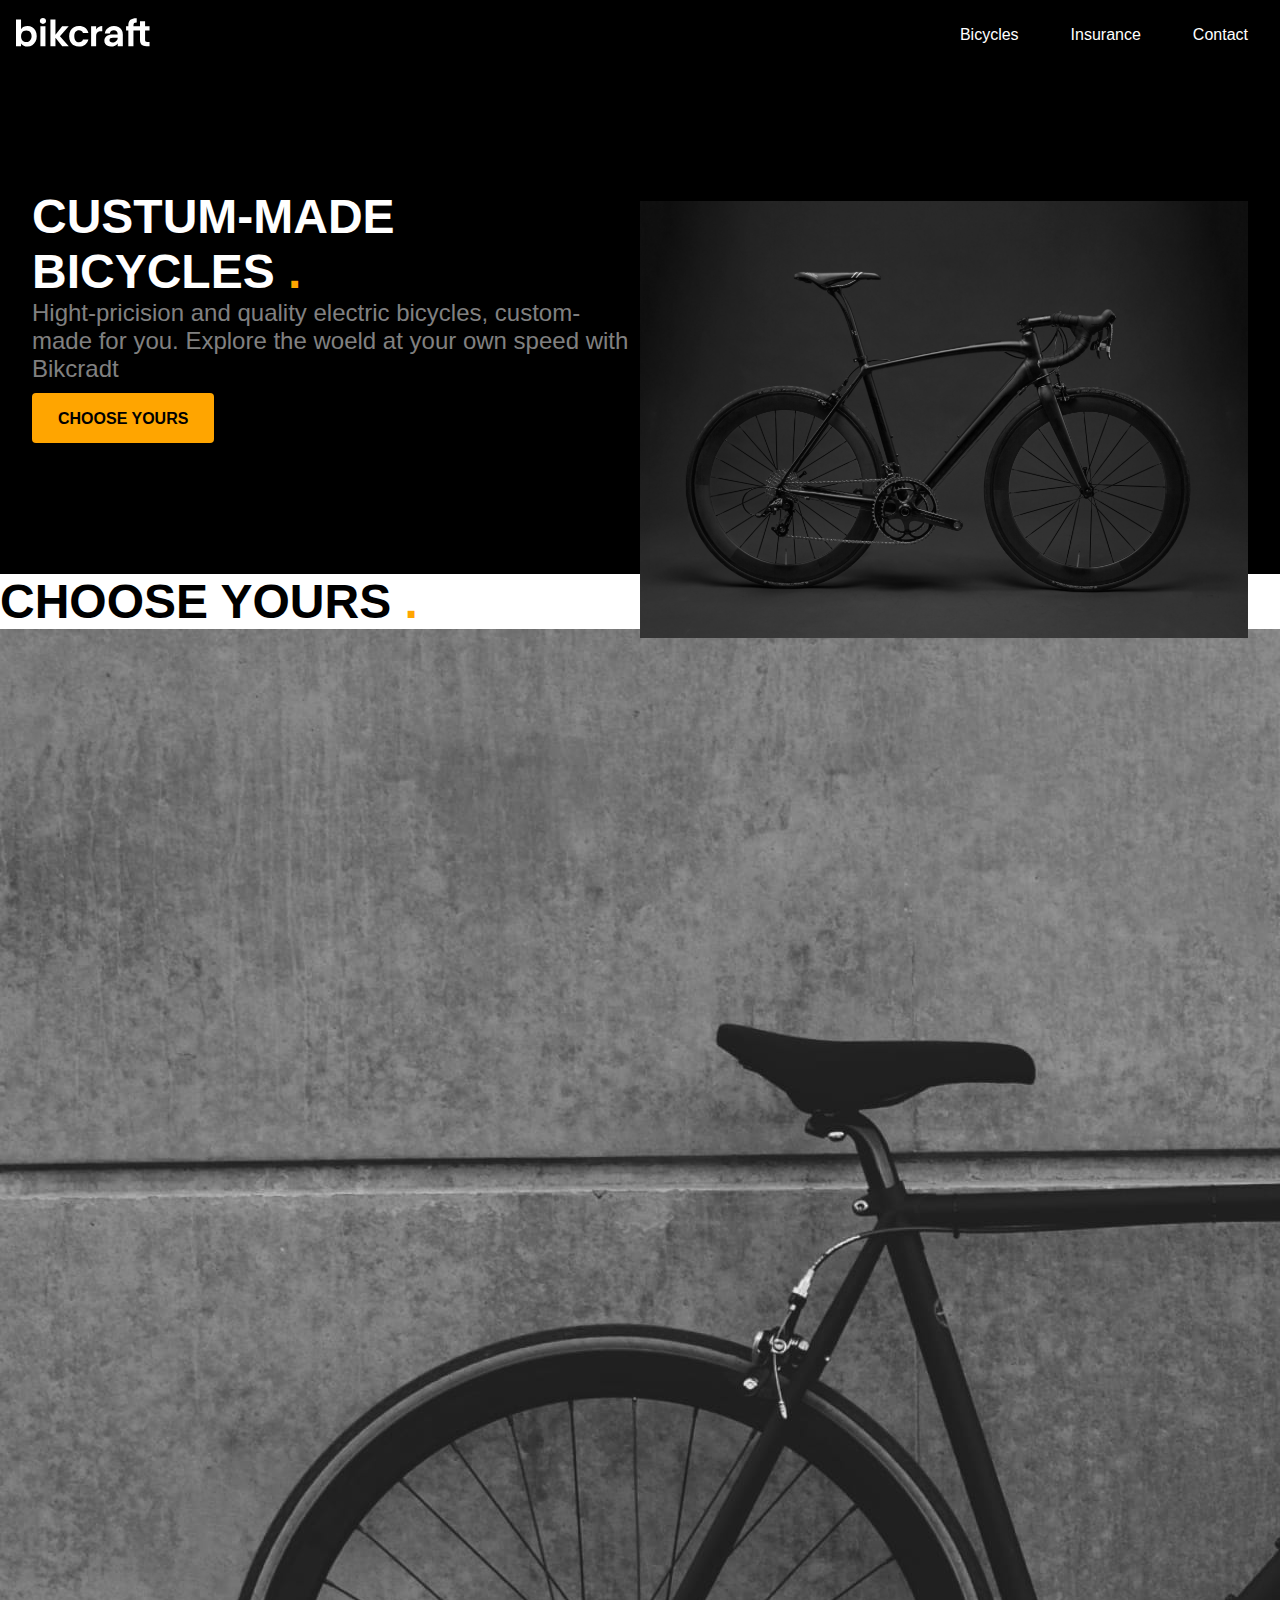
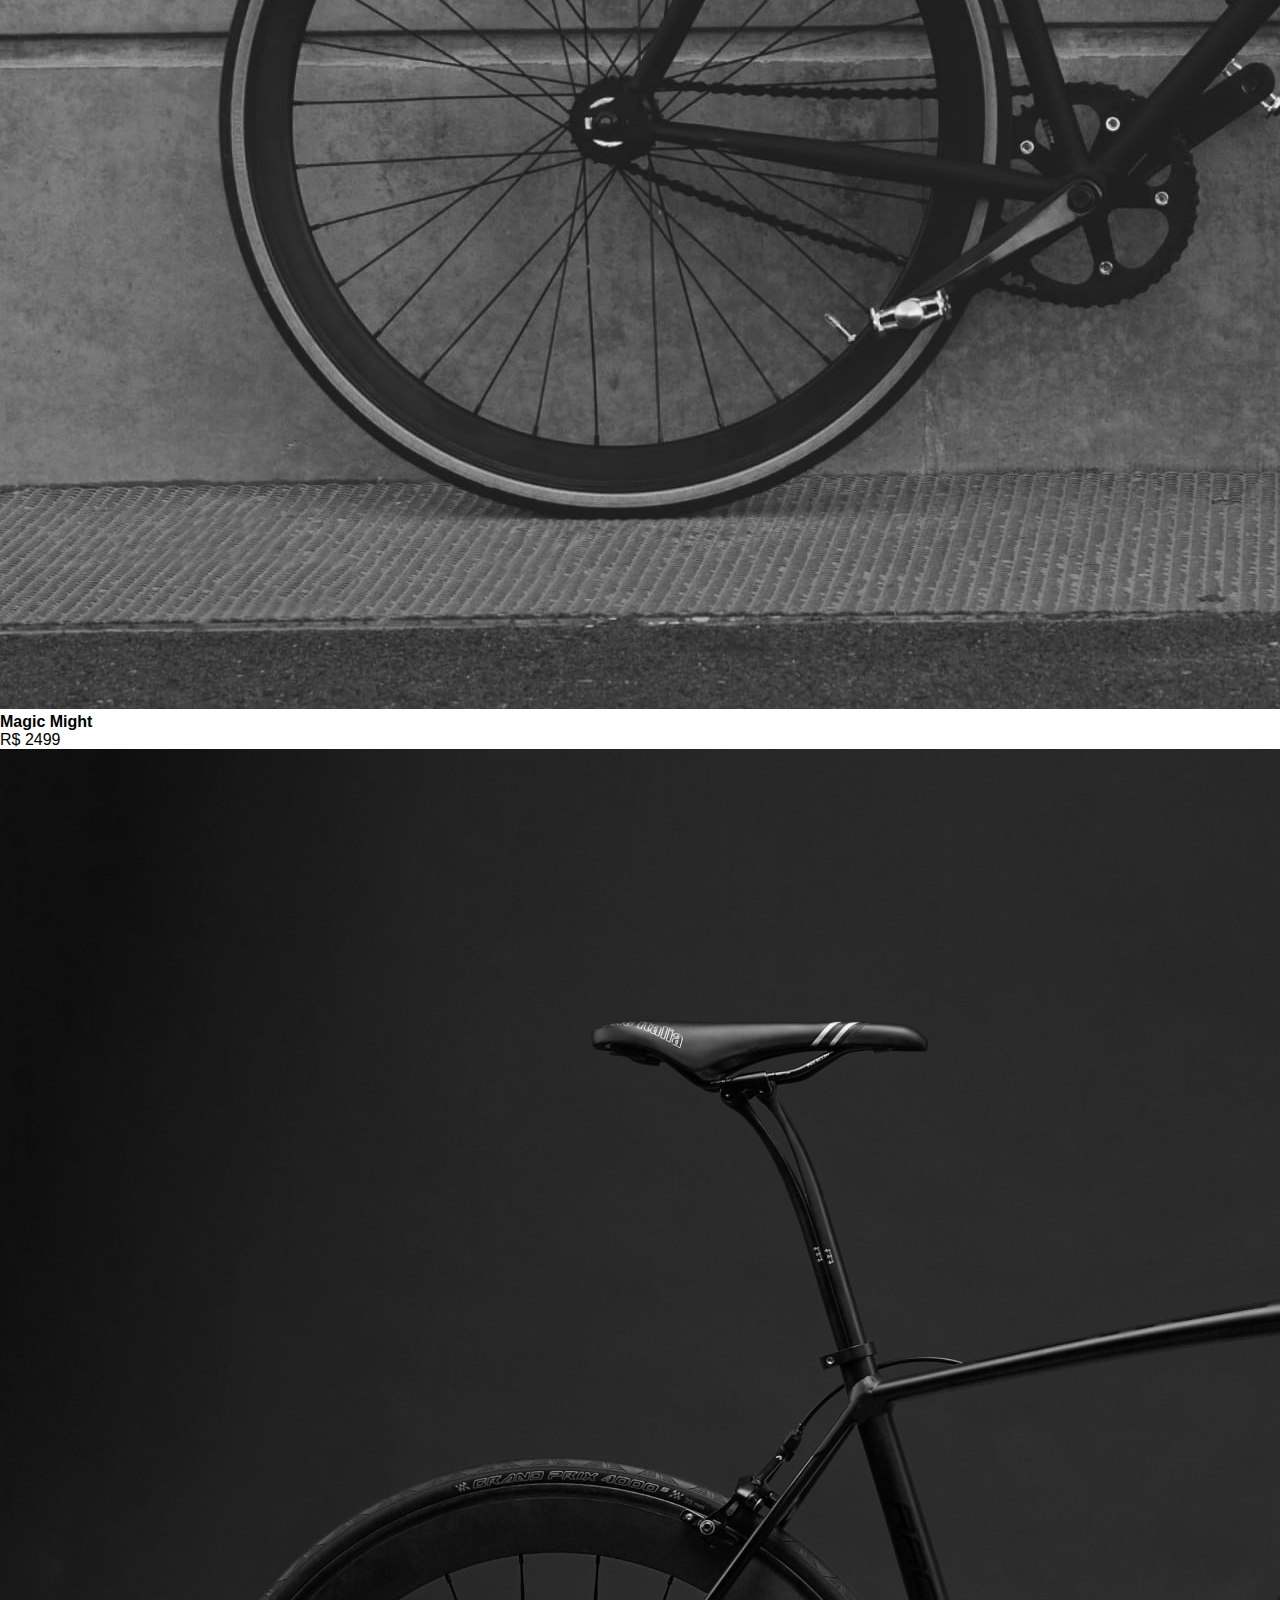
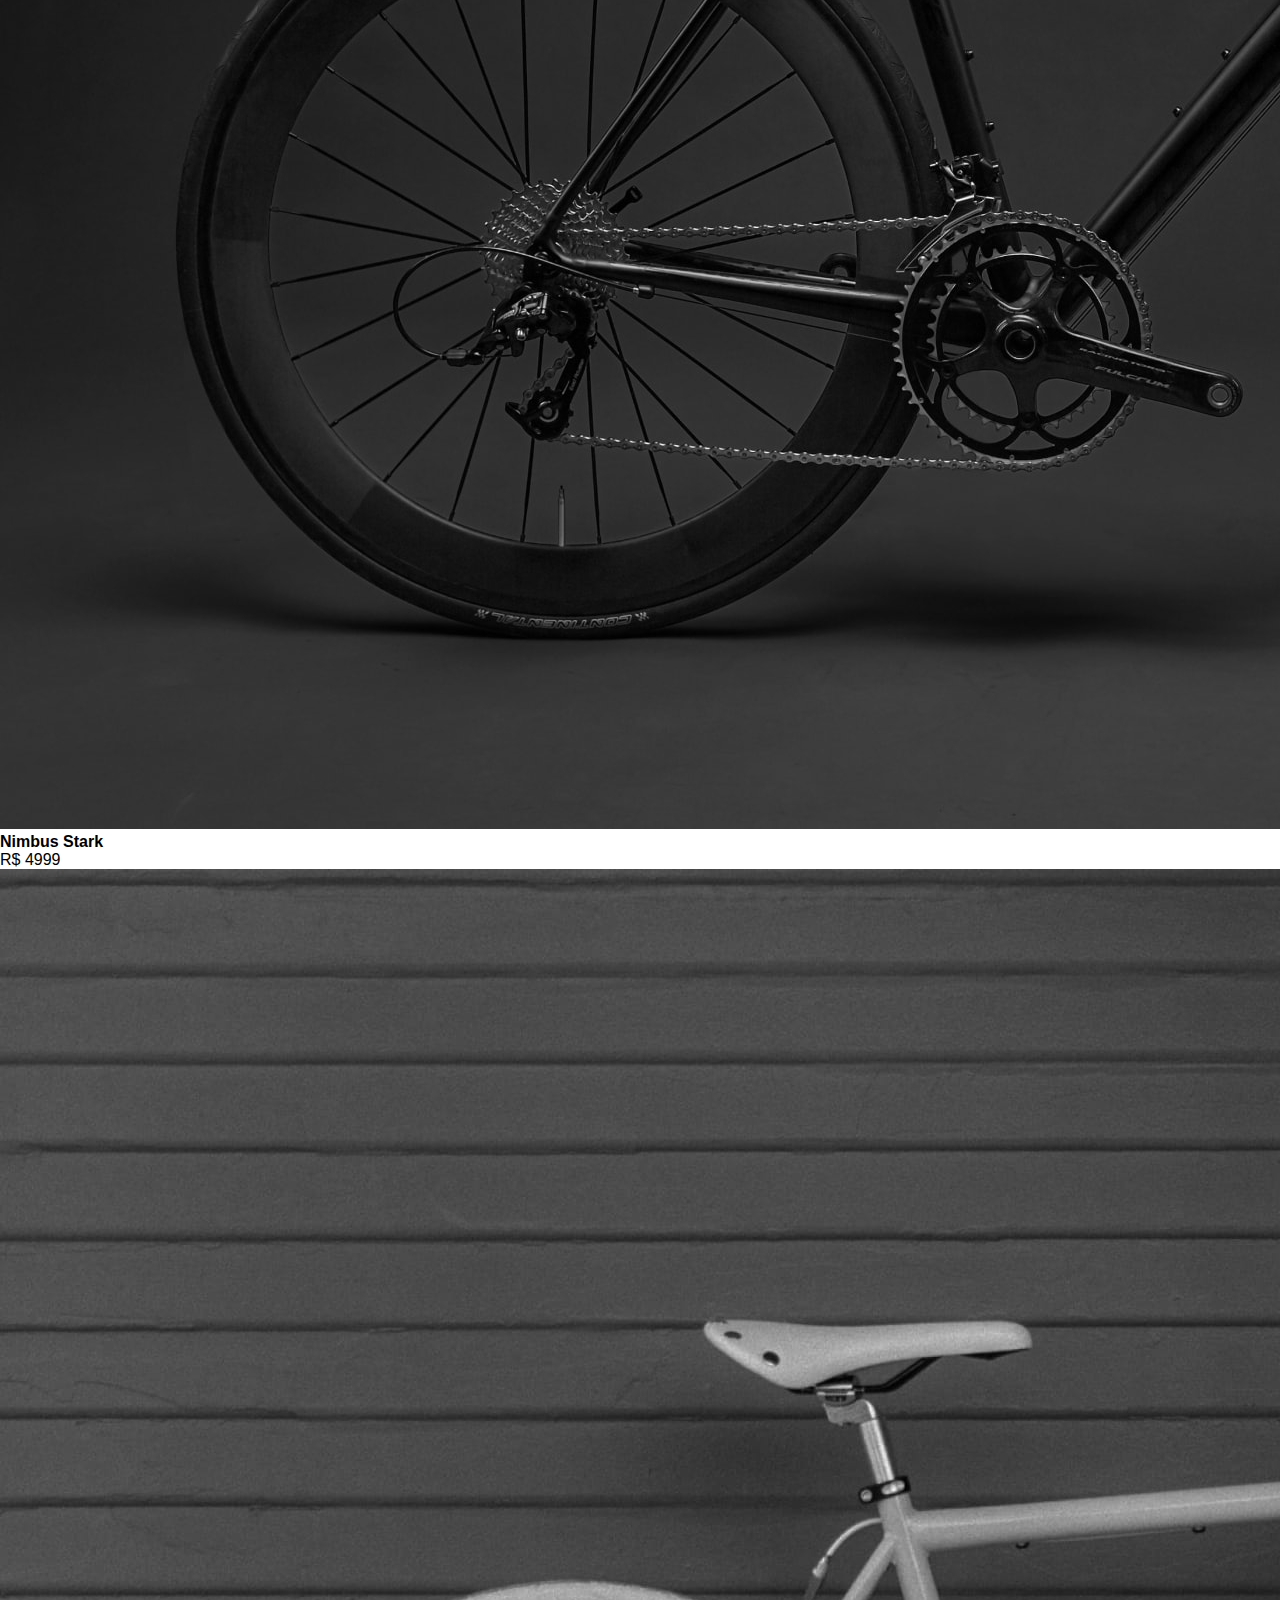
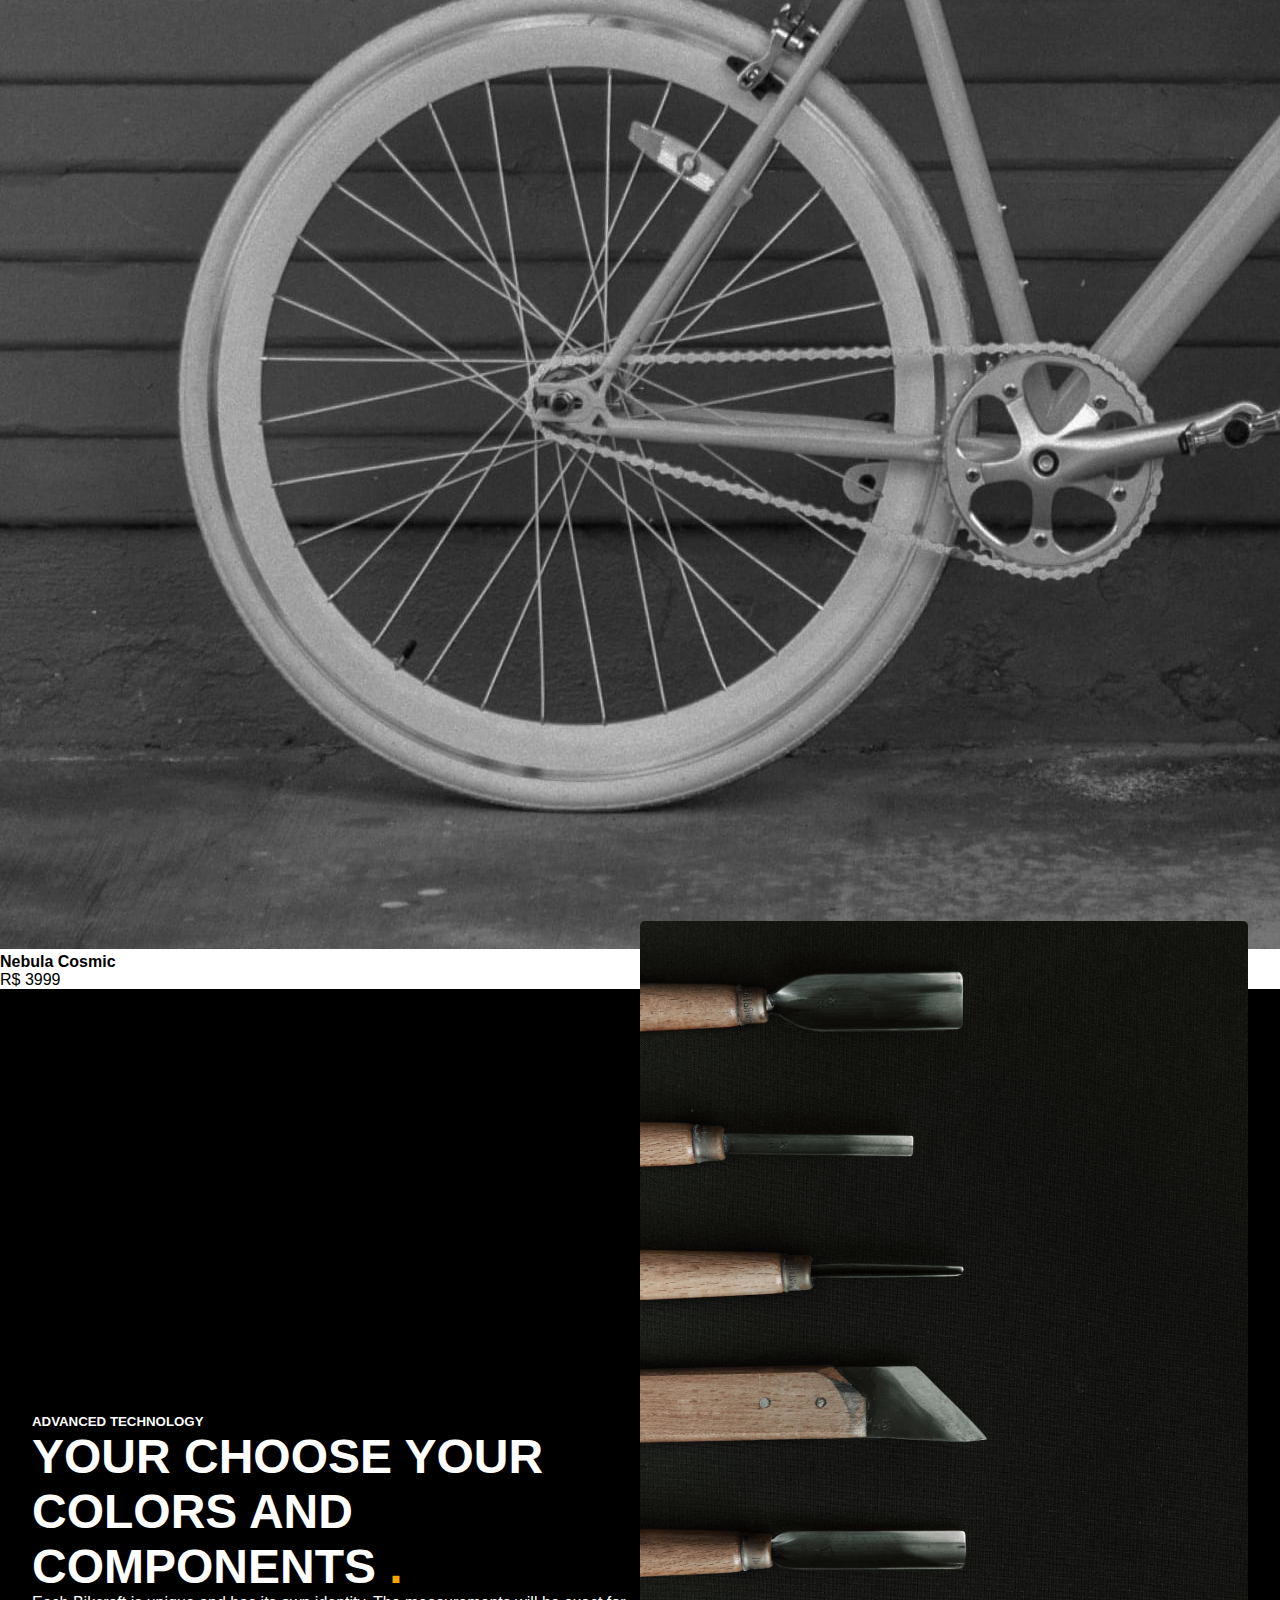
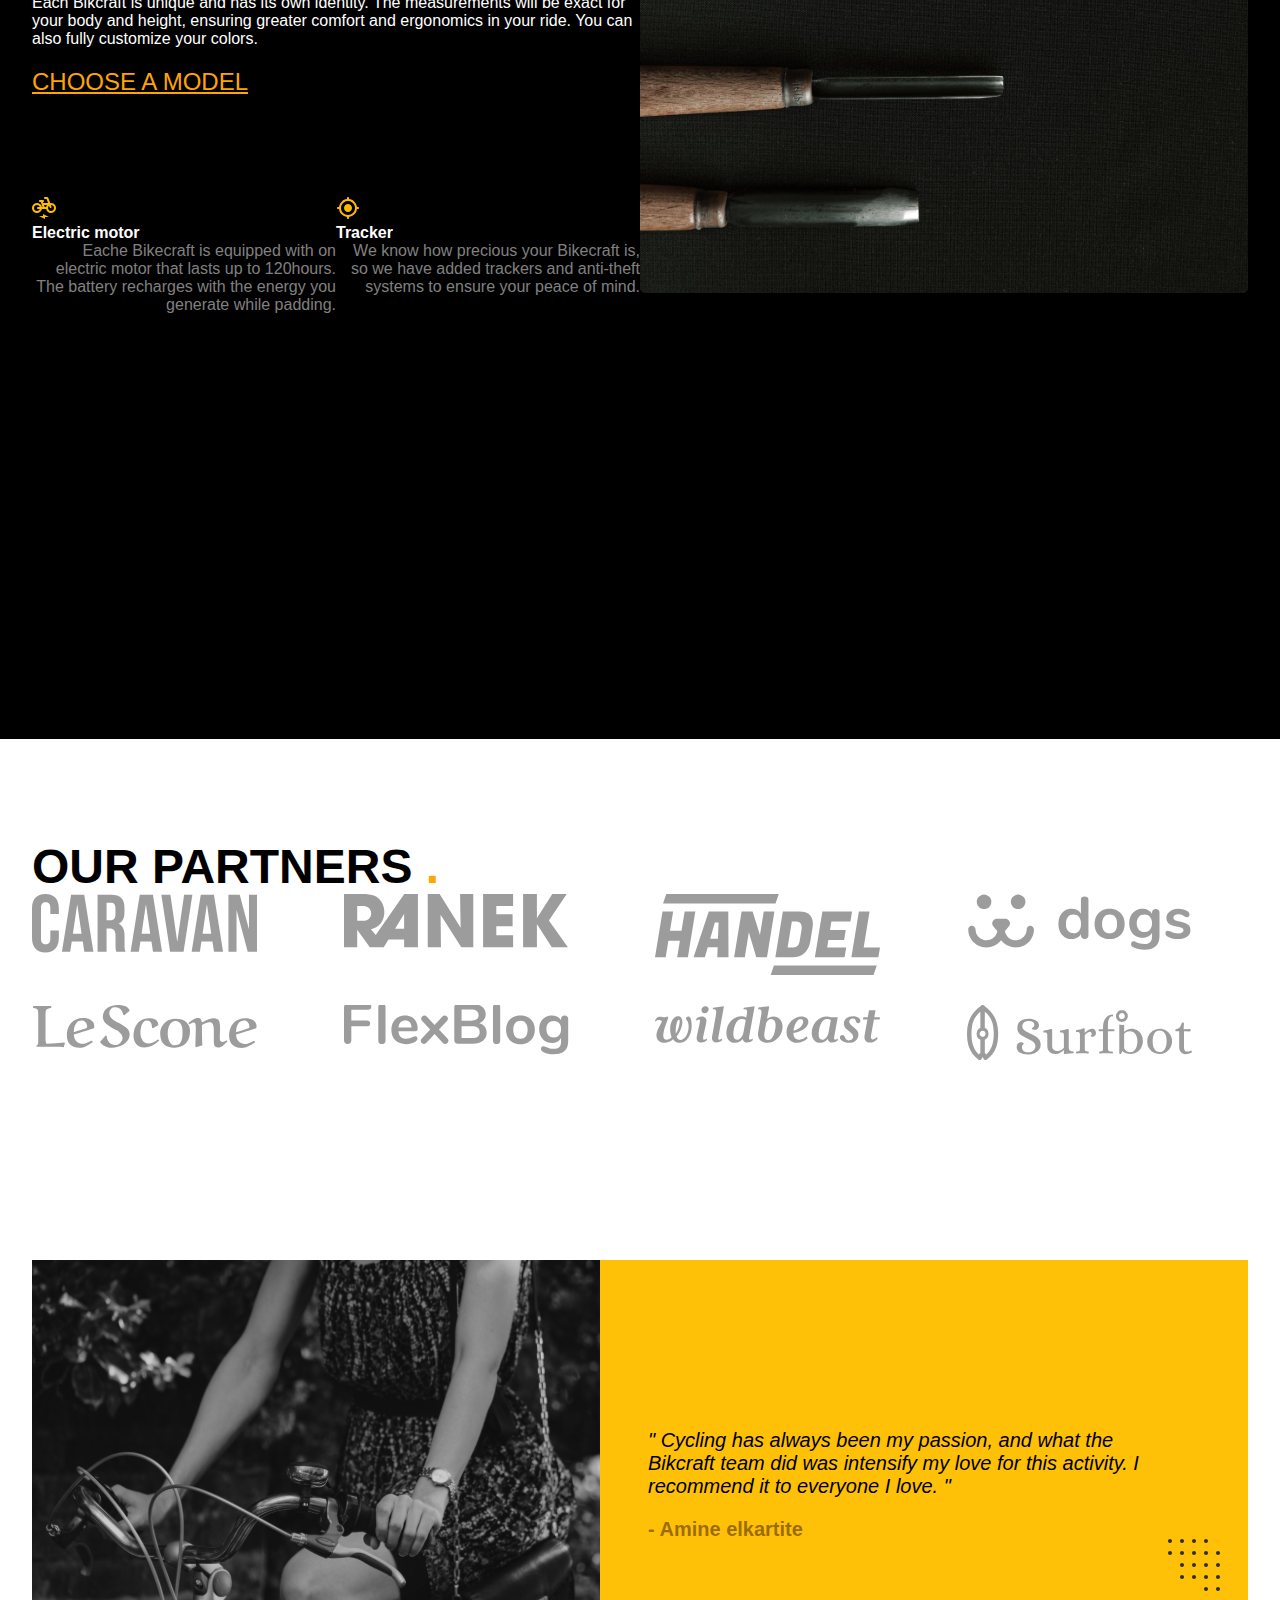
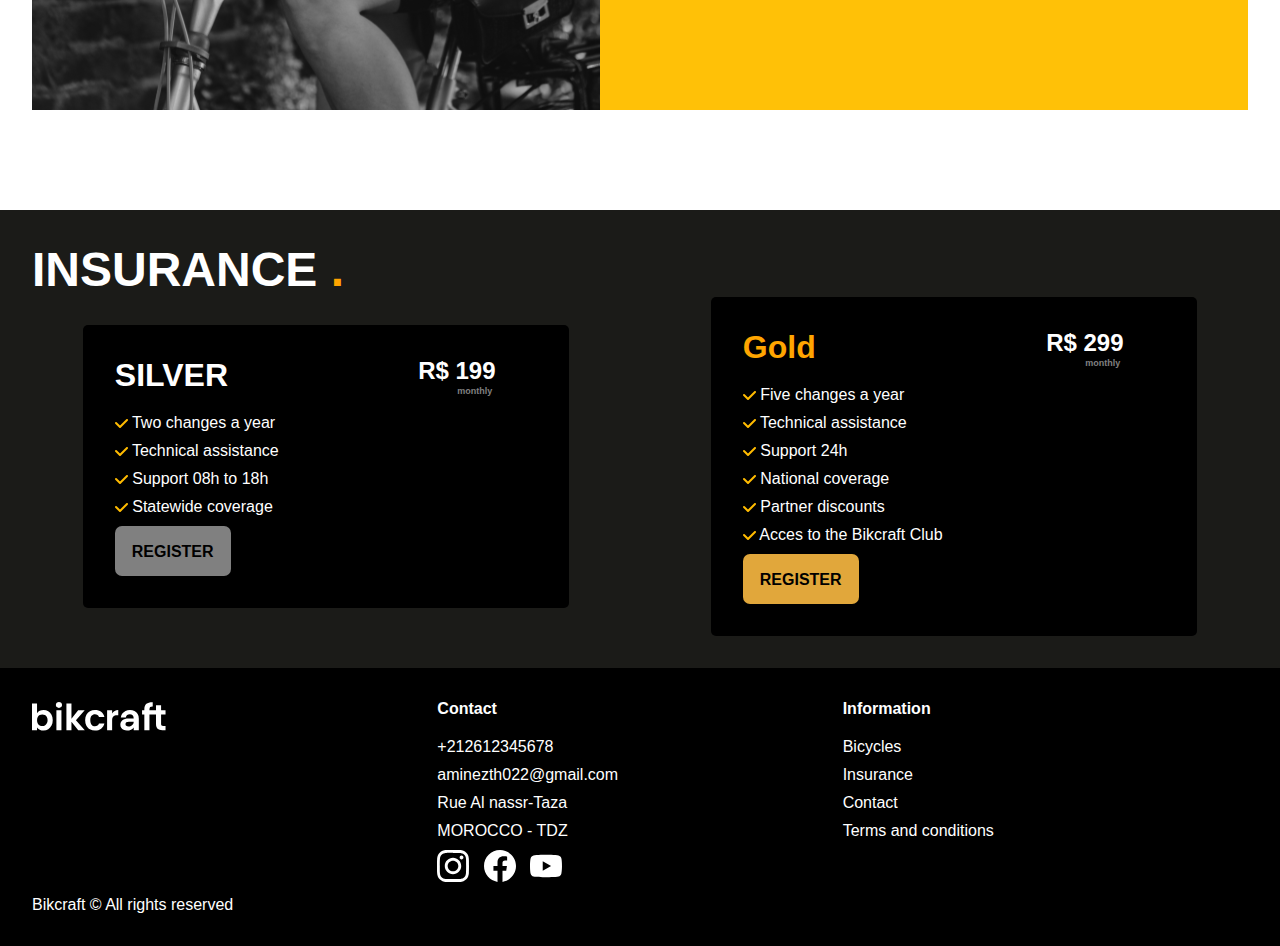
<file: index.html>
<!DOCTYPE html>
<html lang="en">
<head>
    <meta charset="UTF-8">
    <meta name="viewport" content="width=device-width, initial-scale=1.0">
    <link rel="stylesheet" href="https://cdnjs.cloudflare.com/ajax/libs/font-awesome/6.7.2/css/all.min.css" integrity="sha512-Evv84Mr4kqVGRNSgIGL/F/aIDqQb7xQ2vcrdIwxfjThSH8CSR7PBEakCr51Ck+w+/U6swU2Im1vVX0SVk9ABhg==" crossorigin="anonymous" referrerpolicy="no-referrer" />
    <link rel="stylesheet" href="style.css">
    <title>AY-SHOP</title>
</head>
<body>
    <header>
        <div class="logo">
            <a href="index.html"><img src="img/bikcraft 1.svg"></a>
        </div>
        <nav>
            <ul class="navigation">
                <li><a href="bicycles.html" class="nav-links">Bicycles</a></li>
                <li><a href="#insurance" class="nav-links">Insurance</a></li>
                <li><a href="contact.html" class="nav-links">Contact</a></li>
            </ul>
        </nav>
        <div class="icons">
            <div class="fa-solid fa-bars" id="menu-btn"></div>
        </div>
    </header>

    <section class="main">
        <div class="left">
            <h1 class="title">Custum-made</h1>
            <h1 class="title white">bicycles <span>.</span></h1>
            <p>Hight-pricision and quality electric bicycles, custom-made for you. Explore the woeld at your own speed with Bikcradt</p>

            <a href="bicycles.html" class="btn">choose yours</a>
        </div>
        <div class="right">
            <img src="img/bicicleta1 1.svg">
        </div>
    </section>

    <section class="bikes">
        <h1 class="title">Choose yours <span>.</span></h1>
        <div class="cards">
            <div class="card">
                <img src="img/bicicleta2.svg" onclick="location.href='bikes/magic.html'">
                <h4><span></span>Magic Might</h4>
                <p>R$ 2499</p>
            </div>

            <div class="card">
                <img src="img/bicicleta1 1.svg" onclick="location.href='bikes/nimbus.html'">
                <h4><span></span>Nimbus Stark</h4>
                <p>R$ 4999</p>
            </div>

            <div class="card">
                <img src="img/bicicleta3.svg" onclick="location.href='bikes/nebula.html'">
                <h4><span></span>Nebula Cosmic</h4>
                <p>R$ 3999</p>
            </div>
        </div>
    </section>

    <section class="about">
        <div class="content">
            <div>
                <h5>ADVANCED TECHNOLOGY</h5>
            <h1 class="title">
                Your choose your colors and components <span>.</span>
            </h1>
            <p>
                Each Bikcraft is unique and has its own identity. The measurements will be exact for your body and height, ensuring greater comfort and ergonomics in your ride. You can also fully customize your colors. 
            </p>

            <a href="bicycles.html" class="link">choose a model</a>
            </div>

            <div class="inside-content">
                <div>
                    <img src="img/eletrica.svg">
                    <h4>
                        Electric motor
                    </h4>
                    <p>
                        Eache Bikecraft is equipped with on electric motor that lasts up to 120hours. The battery recharges with the energy you generate while padding.
                    </p>
                </div>
                <div>
                    <img src="img/rastreador.svg">
                    <h4>
                        Tracker
                    </h4>
                    <p>
                        We know how precious your Bikecraft is, so we have added trackers and anti-theft systems to ensure your peace of mind.
                    </p>
                </div>
            </div>



        </div>
        <img src="img/diferencial.svg" class="content-img">
    </section>
    
    <section class="partners">
        <h1 class="title">
            our partners <span>.</span>
        </h1>
        <div class="partners-img">
            <img src="img/caravan.svg">
            <img src="img/ranek.svg">
            <img src="img/handel.svg">
            <img src="img/dogs.svg">
            <img src="img/lescone.svg">
            <img src="img/flexblog.svg">
            <img src="img/wildbeast.svg">
            <img src="img/surfbot.svg">
        </div>

        <div class="partners-content">
            <div class="image-section"></div>
            <div class="text-section">
                <p class="testimonial">" Cycling has always been my passion, and what the Bikcraft team did was intensify my love for this activity. I recommend it to everyone I love. "<span>- Amine elkartite</span></p>

                <img src="img/decorange.svg" class="text-image">
            </div>

           
        </div>
                
        </div>
    </section>

    <section class="insurance" id="insurance">
        <h1 class="title">
            Insurance <span>.</span>
        </h1>

        <div class="price-cards">
            <div class="price-card">
                <div class="header">
                    <h1 class="silver">
                        SILVER
                    </h1>
    
                    <h2>
                        R$ 199
                        <span>monthly</span>
                    </h2>
                </div>
                <div class="content">
                    <p><img src="img/lista.svg"> Two changes a year</p>
                    <p><img src="img/lista.svg"> Technical assistance</p>
                    <p><img src="img/lista.svg"> Support 08h to 18h</p>
                    <p><img src="img/lista.svg"> Statewide coverage</p>    
                    <a href="insurance.html" class="btn">
                        register
                    </a>
                </div>
            </div>
    
            <div class="price-card">
                <div class="header">
                    <h1 class="gold">
                        Gold
                    </h1>
    
                    <h2>
                        R$ 299
                        <span>monthly</span>
                    </h2>
                </div>
                <div class="content">
                    <p><img src="img/lista.svg"> Five changes a year</p>
                    <p><img src="img/lista.svg"> Technical assistance</p>
                    <p><img src="img/lista.svg"> Support 24h</p>
                    <p><img src="img/lista.svg"> National coverage</p>
                    <p><img src="img/lista.svg"> Partner discounts</p>
                    <p><img src="img/lista.svg"> Acces to the Bikcraft Club</p>
    
                    <a href="insurance.html" class="golden btn">
                        register
                    </a>
                </div>
            </div>
        </div>
    </section>

    <footer>
        <div class="footer-start">
            <div class="logo">
                <img src="img/bikcraft 1.svg">
            </div>
        </div>
        <div class="footer-midle">
            <h4>
                Contact
            </h4>
            <ul>
                <li>+212612345678</li>
                <li>aminezth022@gmail.com</li>
                <li><p>Rue Al nassr-Taza</p></li>
                <li>MOROCCO - TDZ</li>
                <li><p><img src="img/instagram.svg">      <img src="img/facebook.svg">        <img src="img/youtube.svg"></p></li>
            </ul>
        </div>
        <div class="end-footer">
            <h4>
                Information
            </h4>
            <ul>
            <li>Bicycles</li>
            <li>Insurance</li>
            <li>Contact</li>
            <li>Terms and conditions</li>
        </ul>
        </div>
        <p>
            Bikcraft &copy; All rights reserved
        </p>
    </footer>
</body>
</html>
</file>
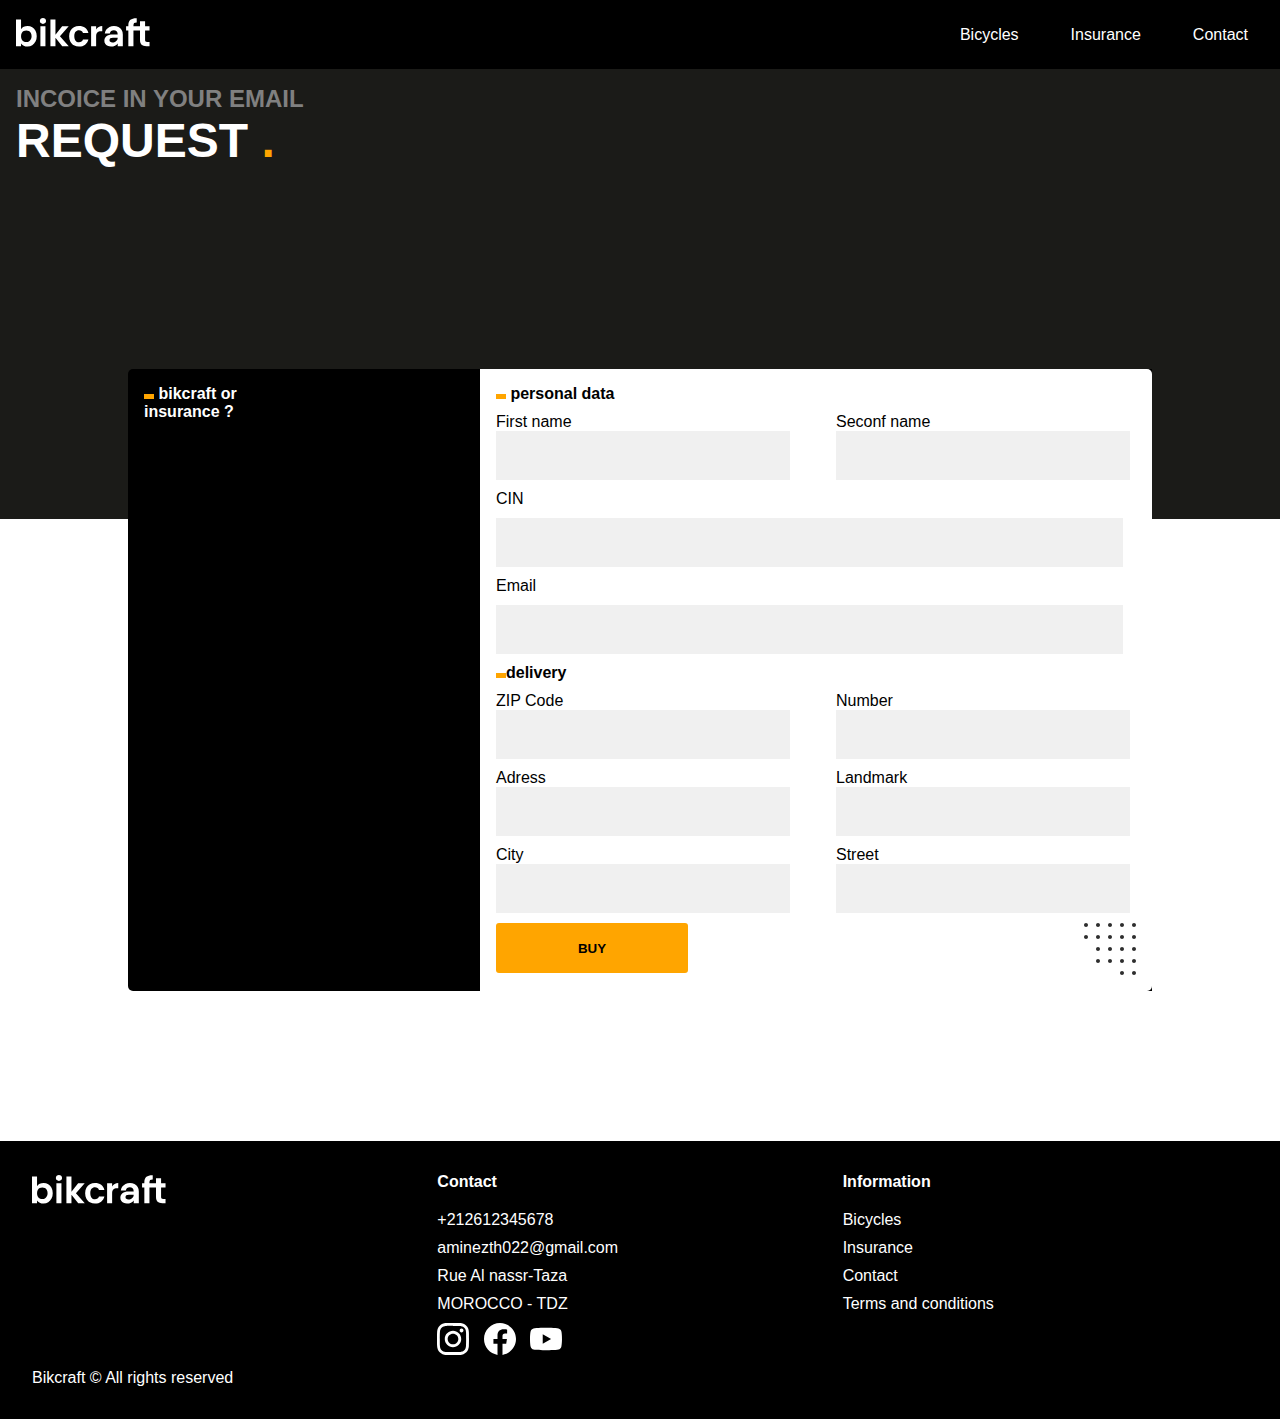
<file: buy.html>
<!DOCTYPE html>
<html lang="en">
<head>
    <meta charset="UTF-8">
    <meta name="viewport" content="width=device-width, initial-scale=1.0">
    <link rel="stylesheet" href="style.css">
    <title>Document</title>
</head>
<body>
    <header>
        <div class="logo">
            <a href="index.html"><img src="img/bikcraft 1.svg"></a>
        </div>
        <nav>
            <ul class="navigation">
                <li><a href="bicycles.html" class="nav-links">Bicycles</a></li>
                <li><a href="index.html#insurance" class="nav-links">Insurance</a></li>
                <li><a href="contact.html" class="nav-links">Contact</a></li>
            </ul>
        </nav>
    </header>
    
    <section class="ContactMain">
        <h4>incoice in your email</h4>
        <h1 class="title white">
            request <span>.</span>
        </h1>
    </section>

    <section class="Centralize">
        <div class="Contact">
            <div class="Content">
                <h4><span>
                </span> bikcraft or insurance ?</h4>
            </div>
            <form >
                <h4><span></span> personal data </h4>
                <div class="flexing">
                    <div>
                        <label for="first">First name</label>
                        <input type="text">
                    </div>
                    <div>
                        <label for="second">Seconf name</label>
                        <input type="text">
                    </div>
                </div>
                <label for="Cin">CIN</label>
                <input type="text">
                <label for="email">Email</label>
                <input type="email">
                <h4>
                    <span></span>delivery
                </h4>
                <div class="flexing">
                    <div>
                        <label for="zip">ZIP Code</label>
                        <input type="text">
                    </div>
                    <div>
                        <label for="num">Number</label>
                        <input type="tel" name="num" id="num">
                    </div>
                </div>
                <div class="flexing">
                    <div>
                        <label for="adress">Adress</label>
                        <input type="text">
                    </div>
                    <div>
                        <label for="landmark">Landmark</label>
                        <input type="text">
                    </div>
                </div>
                <div class="flexing">
                    <div>
                        <label for="city">City</label>
                        <input type="text">
                    </div>
                    <div>
                        <label for="street">Street</label>
                        <input type="text">
                    </div>
                </div>
                <div class="flexingbtn">
                    <button class="btn">
                        Buy
                    </button>
                    <img src="img/dec.svg" alt="">
                </div>
            </form>
        </div>
    </section>









    <footer>
        <div class="footer-start">
            <div class="logo">
                <img src="img/bikcraft 1.svg">
            </div>
        </div>
        <div class="footer-midle">
            <h4>
                Contact
            </h4>
            <ul>
                <li>+212612345678</li>
                <li>aminezth022@gmail.com</li>
                <li><p>Rue Al nassr-Taza</p></li>
                <li>MOROCCO - TDZ</li>
                <li><p><img src="img/instagram.svg">      <img src="img/facebook.svg">        <img src="img/youtube.svg"></p></li>
            </ul>
        </div>
        <div class="end-footer">
            <h4>
                Information
            </h4>
            <ul>
            <li>Bicycles</li>
            <li>Insurance</li>
            <li>Contact</li>
            <li>Terms and conditions</li>
        </ul>
        </div>
        <p>
            Bikcraft &copy; All rights reserved
        </p>
    </footer>
</body>
</html>
</file>
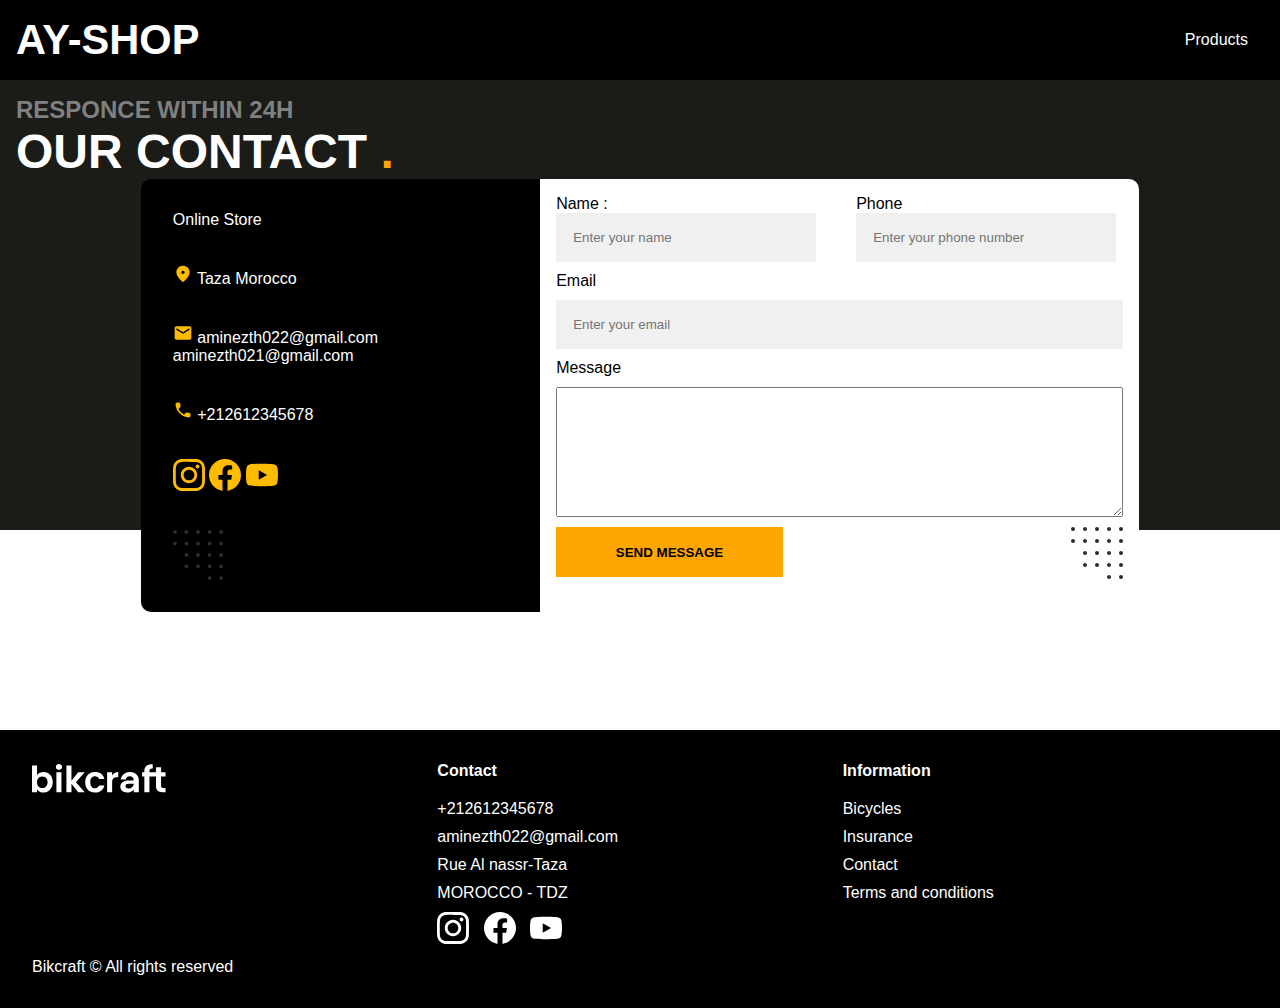
<file: contact.html>
<!DOCTYPE html>
<html lang="en">
<head>
    <meta charset="UTF-8">
    <meta name="viewport" content="width=device-width, initial-scale=1.0">
    <link rel="stylesheet" href="style.css">
    <title>AY-SHOP</title>
</head>
<body>
    <header>
        <div class="logo">
            <a href="index.html"><h1>AY-SHOP</h1></a>
        </div>
        <nav>
            <ul class="navigation">
                <li><a href="products.html" class="nav-links">Products</a></li>
            </ul>
        </nav>
    </header>


    <section class="ContactMain">

        <h4>
            responce within 24h
        </h4>
        <h1 class="title white">
            our contact <span>.</span>
        </h1>
        <div class="centralize">
            <div class="Contact">

                <div class="Content">
                    <p>Online Store</p>
                    <p>
                        <img src="img/local.svg">
                        Taza Morocco <br>
                    </p>
                    <p>
                        <img src="img/email.svg"> aminezth022@gmail.com <br>
                        aminezth021@gmail.com
                    </p>
                    <p>
                        <img src="img/telefone.svg" > +212612345678
                    </p>
                    <p><img src="img/instagram-orange.svg" >     <img src="img/facebook-orange.svg">  
                    <img src="img/youtube-orange.svg" ></p>

                    <img src="img/dec.svg">
                </div>
                <form >
                    <div class="flexing">
                        <div>
                            <label for="name">Name :</label>
                            <input type="text" name="name" placeholder="Enter your name">
                        </div>
                        <div>
                            <label for="Phone">Phone</label>
                            <input type="tel" name="Phone" placeholder="Enter your phone number">
                        </div>
                    </div>
                    <label for="Email">Email</label>
                    <input type="email" name="Email" placeholder="Enter your email">
                    <label for="cont">Message</label>
                    <textarea name="cont" id="cont"></textarea>
                    <div class="flexBtn">
                        <button type="submit" class="btn">send message</button>
                    <img src="img/dec.svg">
                    </div>
                </form>
    
            </div>
        </div>
    </section>

    

    <footer style="margin-top: 200px;">
        <div class="footer-start">
            <div class="logo">
                <img src="img/bikcraft 1.svg">
            </div>
        </div>
        <div class="footer-midle">
            <h4>
                Contact
            </h4>
            <ul>
                <li>+212612345678</li>
                <li>aminezth022@gmail.com</li>
                <li><p>Rue Al nassr-Taza</p></li>
                <li>MOROCCO - TDZ</li>
                <li><p><img src="img/instagram.svg">      <img src="img/facebook.svg">        <img src="img/youtube.svg"></p></li>
            </ul>
        </div>
        <div class="end-footer">
            <h4>
                Information
            </h4>
            <ul>
            <li>Bicycles</li>
            <li>Insurance</li>
            <li>Contact</li>
            <li>Terms and conditions</li>
        </ul>
        </div>
        <p>
            Bikcraft &copy; All rights reserved
        </p>
    </footer>
</body>
</html>
</file>
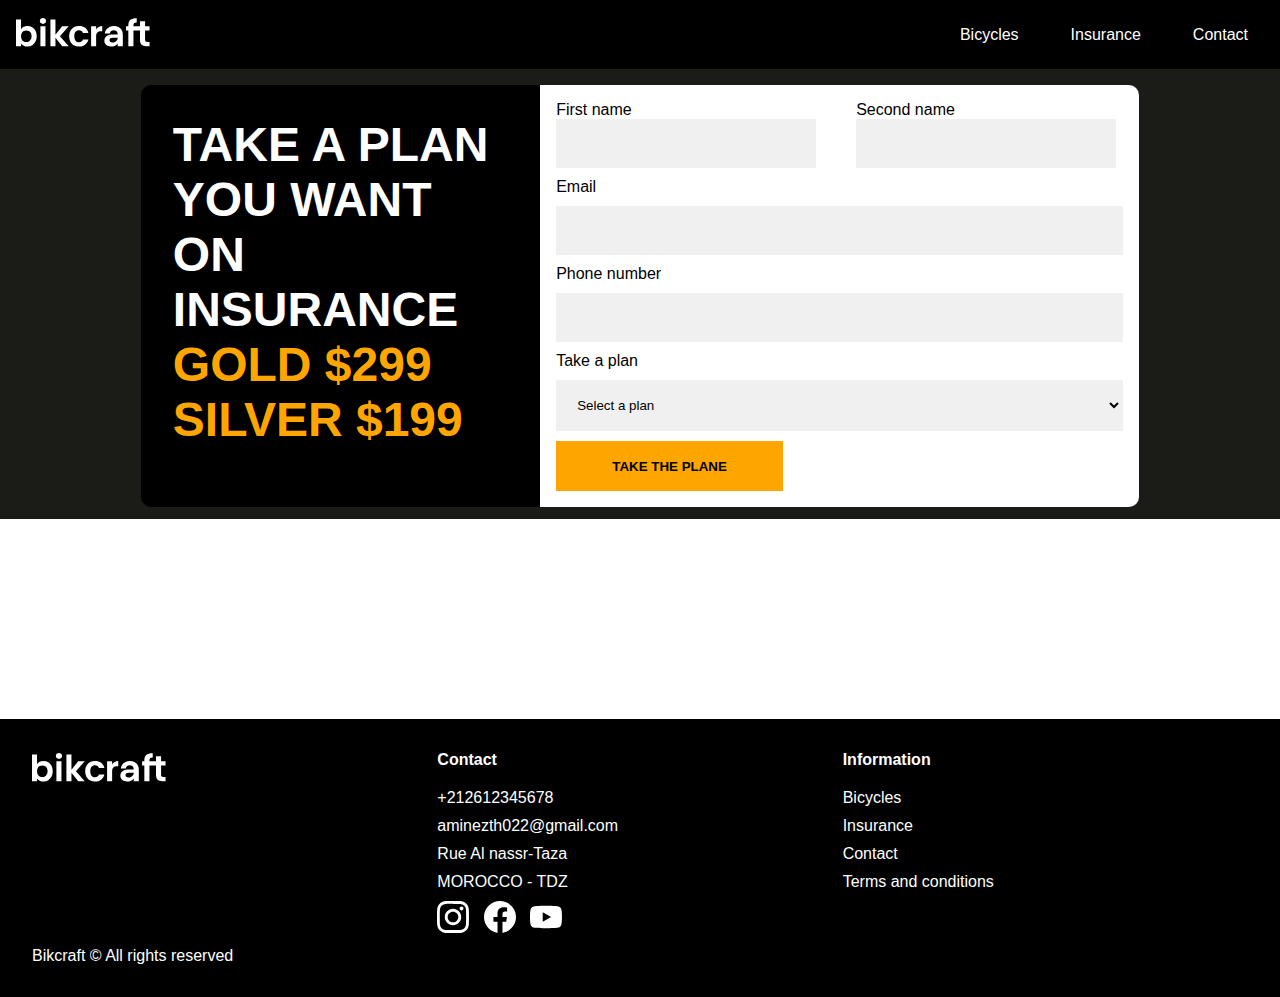
<file: insurance.html>
<!DOCTYPE html>
<html lang="en">
<head>
    <meta charset="UTF-8">
    <meta name="viewport" content="width=device-width, initial-scale=1.0">
    <link rel="stylesheet" href="style.css">
    <title>Bikcraft</title>
</head>
<body>
    <header>
        <div class="logo">
            <a href="index.html"><img src="img/bikcraft 1.svg"></a>
        </div>
        <nav>
            <ul class="navigation">
                <li><a href="bicycles.html" class="nav-links">Bicycles</a></li>
                <li><a href="index.html#insurance" class="nav-links">Insurance</a></li>
                <li><a href="contact.html" class="nav-links">Contact</a></li>
            </ul>
        </nav>
    </header>

    <section class="ContactMain big">
        <div class="centralize">
            <div class="Contact">
                <div class="Content">
                    <h1 class="title">
                        take a plan you want on insurance <br>
                        <span>Gold $299</span><br>
                        <span class="silver">Silver $199</span>
                    </h1>
                </div>
                <form >
                    <div class="flexing">
                        <div>
                            <label for="first">
                                First name
                            </label>
                            <input type="text" required>
                        </div>
                        <div>
                            <label for="first">
                                Second name
                            </label>
                            <input type="text" required>
                        </div>
                    </div>
                    <label for="emial">Email</label>
                    <input type="email" name="email " id="email" required>
    
                    <label for="phone">Phone number</label>
                    <input type="tel" name="phone" id="phone" required>
    
                    <label for="plan">Take a plan</label>
                    <select name="plan" id="plan">
                        <option value="">Select a plan</option>
                        <option value="gold">Gold plan</option>
                        <option value="silver">Silver plan</option>
                    </select>
                    <button type="submit" class="btn">
                        Take the Plane
                    </button>
                </form>
            </div>
        </div>
    </section>
    





    <footer>
        <div class="footer-start">
            <div class="logo">
                <img src="img/bikcraft 1.svg">
            </div>
        </div>
        <div class="footer-midle">
            <h4>
                Contact
            </h4>
            <ul>
                <li>+212612345678</li>
                <li>aminezth022@gmail.com</li>
                <li><p>Rue Al nassr-Taza</p></li>
                <li>MOROCCO - TDZ</li>
                <li><p><img src="img/instagram.svg">      <img src="img/facebook.svg">        <img src="img/youtube.svg"></p></li>
            </ul>
        </div>
        <div class="end-footer">
            <h4>
                Information
            </h4>
            <ul>
            <li>Bicycles</li>
            <li>Insurance</li>
            <li>Contact</li>
            <li>Terms and conditions</li>
        </ul>
        </div>
        <p>
            Bikcraft &copy; All rights reserved
        </p>
    </footer>
</body>
</html>
</file>
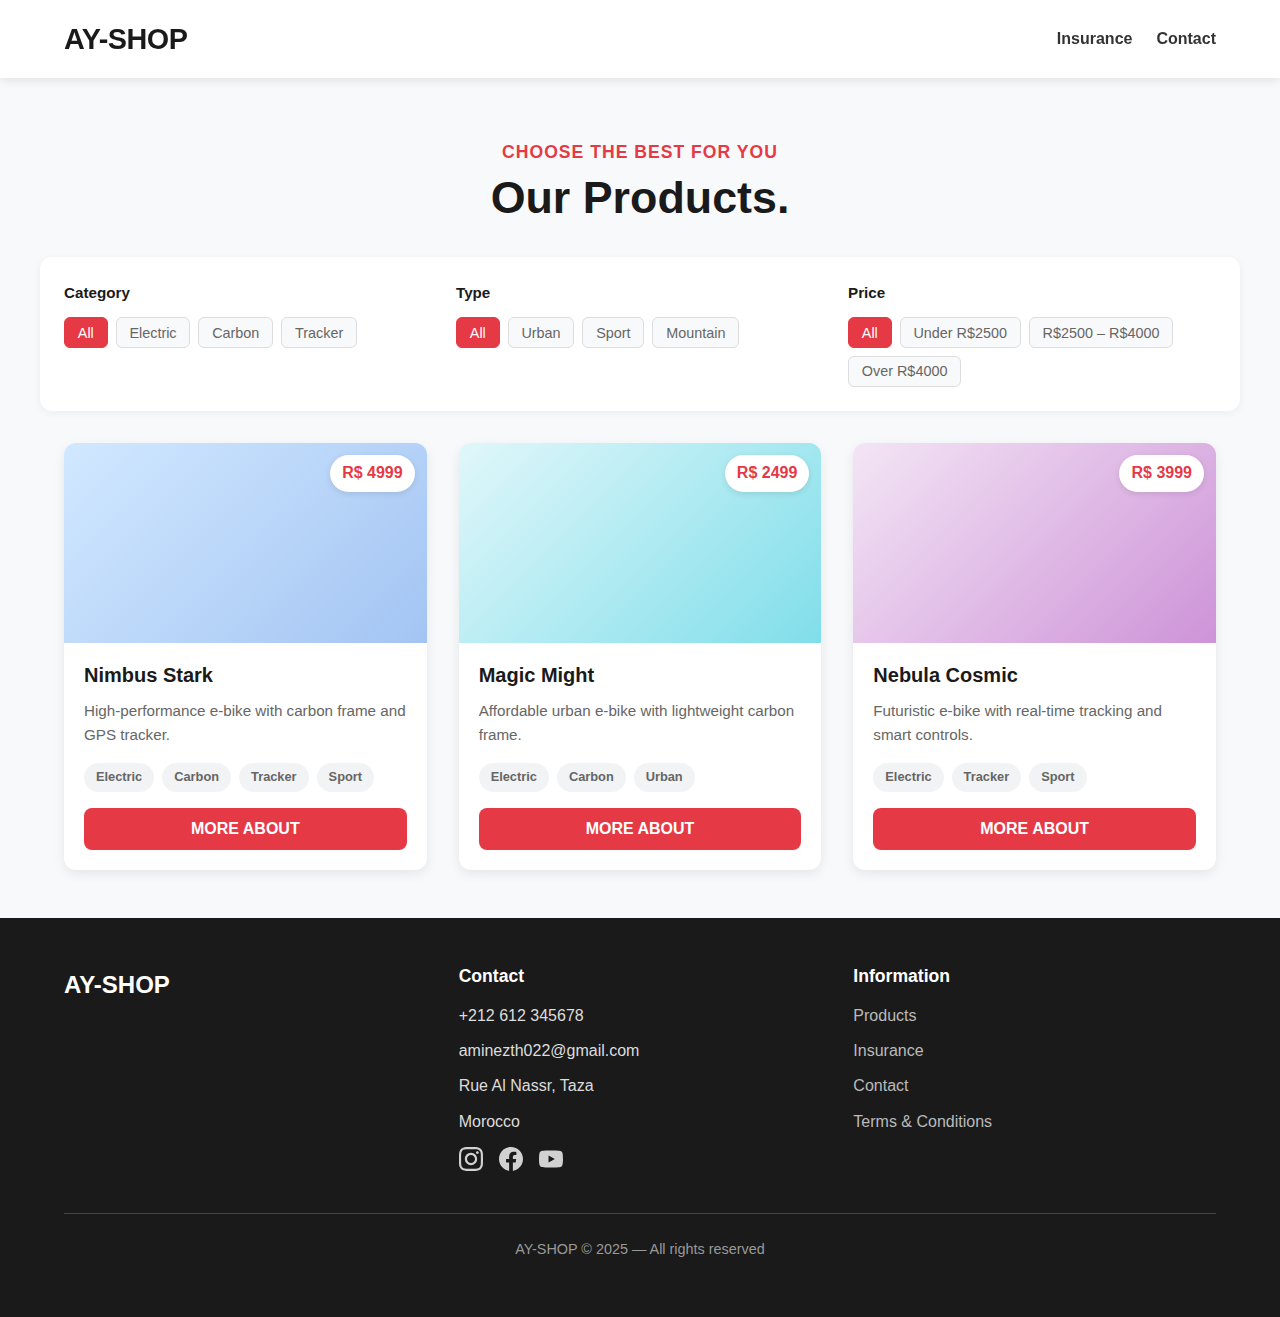
<file: products.html>
<!DOCTYPE html>
<html lang="en">
<head>
    <meta charset="UTF-8" />
    <meta name="viewport" content="width=device-width, initial-scale=1.0" />
    <title>AY-SHOP — Premium E-Bikes</title>
    <link rel="stylesheet" href="https://cdnjs.cloudflare.com/ajax/libs/font-awesome/6.5.0/css/all.min.css" />
    <style>
        /* ===== GLOBAL RESET & TYPOGRAPHY ===== */
        *, *::before, *::after {
            box-sizing: border-box;
            margin: 0;
            padding: 0;
        }

        :root {
            --primary: #1a1a1a;
            --secondary: #2d2d2d;
            --accent: #e63946;
            --text: #333;
            --text-light: #666;
            --white: #fff;
            --border: #e0e0e0;
            --shadow: 0 4px 12px rgba(0, 0, 0, 0.08);
        }

        body {
            font-family: 'Segoe UI', Roboto, -apple-system, BlinkMacSystemFont, sans-serif;
            background-color: #f8f9fa;
            color: var(--text);
            line-height: 1.6;
        }

        a {
            color: inherit;
            text-decoration: none;
        }

        h1, h2, h3, h4 {
            font-weight: 700;
            line-height: 1.2;
        }

        .container {
            width: 90%;
            max-width: 1200px;
            margin: 0 auto;
        }

        /* ===== HEADER ===== */
        header {
            background-color: var(--white);
            box-shadow: 0 2px 10px rgba(0, 0, 0, 0.1);
            padding: 1rem 0;
            position: sticky;
            top: 0;
            z-index: 100;
        }

        header .container {
            display: flex;
            justify-content: space-between;
            align-items: center;
        }

        .logo a {
            font-size: 1.8rem;
            font-weight: 800;
            color: var(--primary);
            letter-spacing: -0.5px;
        }

        .navigation {
            list-style: none;
            display: flex;
            gap: 1.5rem;
        }

        .nav-links {
            font-weight: 600;
            color: var(--text);
            transition: color 0.2s;
        }

        .nav-links:hover {
            color: var(--accent);
        }

        .icons {
            display: none;
            font-size: 1.5rem;
            color: var(--text);
            cursor: pointer;
        }

        /* ===== HERO ===== */
        .hero {
            text-align: center;
            padding: 4rem 1rem 2rem;
        }

        .hero h4 {
            font-size: 1.1rem;
            color: var(--accent);
            font-weight: 600;
            margin-bottom: 0.5rem;
            text-transform: uppercase;
            letter-spacing: 1px;
        }

        .hero .title {
            font-size: 2.8rem;
            color: var(--primary);
            margin-top: 0.25rem;
        }

        /* ===== FILTERS ===== */
        .filters {
            display: flex;
            flex-wrap: wrap;
            gap: 1.5rem;
            padding: 1.5rem;
            background: white;
            border-radius: 12px;
            box-shadow: 0 2px 8px rgba(0,0,0,0.05);
            margin: 0 auto 2rem;
            max-width: 1200px;
        }

        .filter-group {
            flex: 1;
            min-width: 180px;
        }

        .filter-group label {
            display: block;
            font-weight: 700;
            margin-bottom: 0.75rem;
            color: var(--primary);
            font-size: 0.95rem;
        }

        .filter-options {
            display: flex;
            flex-wrap: wrap;
            gap: 0.5rem;
        }

        .filter-btn {
            background: #f8f9fa;
            border: 1px solid #ddd;
            color: var(--text-light);
            padding: 0.4rem 0.8rem;
            border-radius: 6px;
            cursor: pointer;
            font-size: 0.9rem;
            transition: all 0.2s;
            white-space: nowrap;
        }

        .filter-btn:hover,
        .filter-btn.active {
            background: var(--accent);
            color: white;
            border-color: var(--accent);
        }

        /* ===== PRODUCTS ===== */
        .products {
            display: grid;
            grid-template-columns: repeat(auto-fill, minmax(280px, 1fr));
            gap: 2rem;
            padding-bottom: 3rem;
        }

        .product-card {
            background: var(--white);
            border-radius: 12px;
            overflow: hidden;
            box-shadow: var(--shadow);
            transition: transform 0.3s, box-shadow 0.3s;
        }

        .product-card:hover {
            transform: translateY(-8px);
            box-shadow: 0 10px 25px rgba(0, 0, 0, 0.15);
        }

        .product-image {
            height: 200px;
            display: flex;
            align-items: center;
            justify-content: center;
            background-size: cover;
            background-position: center;
            position: relative;
        }

        .nimbus { background: linear-gradient(135deg, #d1e8ff, #a3c4f3); }
        .magic  { background: linear-gradient(135deg, #e0f7fa, #80deea); }
        .nebula { background: linear-gradient(135deg, #f3e5f5, #ce93d8); }

        .price {
            position: absolute;
            top: 12px;
            right: 12px;
            background: var(--white);
            padding: 0.35rem 0.75rem;
            border-radius: 20px;
            font-weight: 700;
            color: var(--accent);
            box-shadow: 0 2px 6px rgba(0,0,0,0.1);
        }

        .product-info {
            padding: 1.25rem;
        }

        .product-info h3 {
            font-size: 1.25rem;
            margin-bottom: 0.75rem;
            color: var(--primary);
        }

        .product-info p {
            color: var(--text-light);
            font-size: 0.95rem;
            margin-bottom: 1rem;
        }

        .specs {
            display: flex;
            flex-wrap: wrap;
            gap: 0.5rem;
            margin: 1rem 0;
        }

        .spec-tag {
            background: #f1f3f5;
            color: var(--text-light);
            padding: 0.25rem 0.75rem;
            border-radius: 20px;
            font-size: 0.8rem;
            font-weight: 600;
        }

        .btn {
            background: var(--accent);
            color: white;
            border: none;
            padding: 0.75rem;
            width: 100%;
            border-radius: 8px;
            font-weight: 700;
            font-size: 1rem;
            cursor: pointer;
            transition: background 0.3s;
        }

        .btn:hover {
            background: #c1121f;
        }

        /* ===== FOOTER ===== */
        footer {
            background: var(--primary);
            color: #ddd;
            padding: 3rem 0 1.5rem;
        }

        footer .container {
            display: grid;
            grid-template-columns: repeat(auto-fit, minmax(200px, 1fr));
            gap: 2rem;
            margin-bottom: 2rem;
        }

        .footer-start .logo {
            font-size: 1.5rem;
            font-weight: 800;
            color: white;
        }

        footer h4 {
            color: white;
            margin-bottom: 1rem;
            font-size: 1.1rem;
        }

        footer ul {
            list-style: none;
        }

        footer li {
            margin-bottom: 0.6rem;
        }

        footer a {
            color: #bbb;
            transition: color 0.2s;
        }

        footer a:hover {
            color: white;
        }

        .social-icons {
            display: flex;
            gap: 1rem;
            margin-top: 0.8rem;
        }

        .social-icons img {
            width: 24px;
            height: 24px;
            opacity: 0.8;
            transition: opacity 0.2s;
        }

        .social-icons img:hover {
            opacity: 1;
        }

        footer p {
            text-align: center;
            padding-top: 1.5rem;
            border-top: 1px solid #444;
            color: #999;
            font-size: 0.9rem;
        }

        /* ===== RESPONSIVE ===== */
        @media (max-width: 768px) {
            .icons {
                display: block;
            }

            header nav {
                position: absolute;
                top: 100%;
                left: 0;
                width: 100%;
                background: var(--white);
                padding: 1.5rem;
                box-shadow: 0 4px 10px rgba(0,0,0,0.1);
                display: none;
            }

            header nav.active {
                display: block;
            }

            .navigation {
                flex-direction: column;
                gap: 1.2rem;
            }

            .hero .title {
                font-size: 2.2rem;
            }

            .filters {
                flex-direction: column;
                padding: 1rem;
            }

            .products {
                padding: 0 1rem 2rem;
            }
        }
    </style>
</head>
<body>
    <header>
        <div class="container">
            <div class="logo">
                <a href="index.html">AY-SHOP</a>
            </div>
            <nav>
                <ul class="navigation">
                    <li><a href="index.html#insurance" class="nav-links">Insurance</a></li>
                    <li><a href="contact.html" class="nav-links">Contact</a></li>
                </ul>
            </nav>
            <div class="icons">
                <i class="fa-solid fa-bars" id="menu-btn"></i>
            </div>
        </div>
    </header>

    <section class="hero">
        <h4>Choose the best for you</h4>
        <h1 class="title">Our Products<span>.</span></h1>
    </section>

    <!-- MULTI-FILTER SECTION -->
    <section class="filters">
        <!-- Category -->
        <div class="filter-group">
            <label>Category</label>
            <div class="filter-options">
                <button class="filter-btn active" data-category="all">All</button>
                <button class="filter-btn" data-category="electric">Electric</button>
                <button class="filter-btn" data-category="carbon">Carbon</button>
                <button class="filter-btn" data-category="tracker">Tracker</button>
            </div>
        </div>

        <!-- Type -->
        <div class="filter-group">
            <label>Type</label>
            <div class="filter-options">
                <button class="filter-btn active" data-type="all">All</button>
                <button class="filter-btn" data-type="urban">Urban</button>
                <button class="filter-btn" data-type="sport">Sport</button>
                <button class="filter-btn" data-type="mountain">Mountain</button>
            </div>
        </div>

        <!-- Price -->
        <div class="filter-group">
            <label>Price</label>
            <div class="filter-options">
                <button class="filter-btn active" data-price="all">All</button>
                <button class="filter-btn" data-price="0-2500">Under R$2500</button>
                <button class="filter-btn" data-price="2500-4000">R$2500 – R$4000</button>
                <button class="filter-btn" data-price="4000+">Over R$4000</button>
            </div>
        </div>
    </section>

    <!-- PRODUCTS -->
    <div class="container">
        <section class="products" id="products-container">
            <!-- Nimbus Stark -->
            <div class="product-card" data-category="electric carbon tracker" data-type="sport" data-price="4999">
                <div class="product-image nimbus">
                    <span class="price">R$ 4999</span>
                </div>
                <div class="product-info">
                    <h3>Nimbus Stark</h3>
                    <p>High-performance e-bike with carbon frame and GPS tracker.</p>
                    <div class="specs">
                        <span class="spec-tag">Electric</span>
                        <span class="spec-tag">Carbon</span>
                        <span class="spec-tag">Tracker</span>
                        <span class="spec-tag">Sport</span>
                    </div>
                    <button class="btn" onclick="location.href='bikes/nimbus.html'">MORE ABOUT</button>
                </div>
            </div>

            <!-- Magic Might -->
            <div class="product-card" data-category="electric carbon" data-type="urban" data-price="2499">
                <div class="product-image magic">
                    <span class="price">R$ 2499</span>
                </div>
                <div class="product-info">
                    <h3>Magic Might</h3>
                    <p>Affordable urban e-bike with lightweight carbon frame.</p>
                    <div class="specs">
                        <span class="spec-tag">Electric</span>
                        <span class="spec-tag">Carbon</span>
                        <span class="spec-tag">Urban</span>
                    </div>
                    <button class="btn" onclick="location.href='bikes/magic.html'">MORE ABOUT</button>
                </div>
            </div>

            <!-- Nebula Cosmic -->
            <div class="product-card" data-category="electric tracker" data-type="sport" data-price="3999">
                <div class="product-image nebula">
                    <span class="price">R$ 3999</span>
                </div>
                <div class="product-info">
                    <h3>Nebula Cosmic</h3>
                    <p>Futuristic e-bike with real-time tracking and smart controls.</p>
                    <div class="specs">
                        <span class="spec-tag">Electric</span>
                        <span class="spec-tag">Tracker</span>
                        <span class="spec-tag">Sport</span>
                    </div>
                    <button class="btn" onclick="location.href='bikes/nebula.html'">MORE ABOUT</button>
                </div>
            </div>
        </section>
    </div>

    <footer>
        <div class="container">
            <div class="footer-start">
                <div class="logo">AY-SHOP</div>
            </div>
            <div class="footer-midle">
                <h4>Contact</h4>
                <ul>
                    <li>+212 612 345678</li>
                    <li>aminezth022@gmail.com</li>
                    <li>Rue Al Nassr, Taza</li>
                    <li>Morocco</li>
                    <li class="social-icons">
                        <img src="img/instagram.svg" alt="Instagram" />
                        <img src="img/facebook.svg" alt="Facebook" />
                        <img src="img/youtube.svg" alt="YouTube" />
                    </li>
                </ul>
            </div>
            <div class="end-footer">
                <h4>Information</h4>
                <ul>
                    <li><a href="#">Products</a></li>
                    <li><a href="index.html#insurance">Insurance</a></li>
                    <li><a href="contact.html">Contact</a></li>
                    <li><a href="#">Terms & Conditions</a></li>
                </ul>
            </div>
        </div>
        <p class="container">AY-SHOP &copy; 2025 — All rights reserved</p>
    </footer>

    <script>
        // Mobile menu toggle
        const menuBtn = document.getElementById('menu-btn');
        const nav = document.querySelector('nav');
        if (menuBtn && nav) {
            menuBtn.addEventListener('click', () => {
                nav.classList.toggle('active');
            });
            document.querySelectorAll('.nav-links').forEach(link => {
                link.addEventListener('click', () => {
                    nav.classList.remove('active');
                });
            });
        }

        // Multi-filter logic
        const filterBtns = document.querySelectorAll('.filter-btn');
        const productCards = document.querySelectorAll('.product-card');

        let activeFilters = {
            category: 'all',
            type: 'all',
            price: 'all'
        };

        function matchesFilters(product) {
            const cat = product.dataset.category || '';
            const type = product.dataset.type || '';
            const price = parseFloat(product.dataset.price) || 0;

            // Category filter
            if (activeFilters.category !== 'all' && !cat.includes(activeFilters.category)) return false;

            // Type filter
            if (activeFilters.type !== 'all' && type !== activeFilters.type) return false;

            // Price filter
            if (activeFilters.price !== 'all') {
                if (activeFilters.price === '0-2500' && price > 2500) return false;
                if (activeFilters.price === '2500-4000' && (price < 2500 || price > 4000)) return false;
                if (activeFilters.price === '4000+' && price <= 4000) return false;
            }

            return true;
        }

        filterBtns.forEach(btn => {
            btn.addEventListener('click', () => {
                let group = '';
                if (btn.hasAttribute('data-category')) group = 'category';
                else if (btn.hasAttribute('data-type')) group = 'type';
                else if (btn.hasAttribute('data-price')) group = 'price';

                const value = btn.dataset[group];
                activeFilters[group] = value;

                // Update active state only within the same group
                document.querySelectorAll(`[data-${group}]`).forEach(b => {
                    b.classList.toggle('active', b === btn);
                });

                // Apply filtering
                productCards.forEach(card => {
                    card.style.display = matchesFilters(card) ? 'block' : 'none';
                });
            });
        });
    </script>
</body>
</html>
</file>
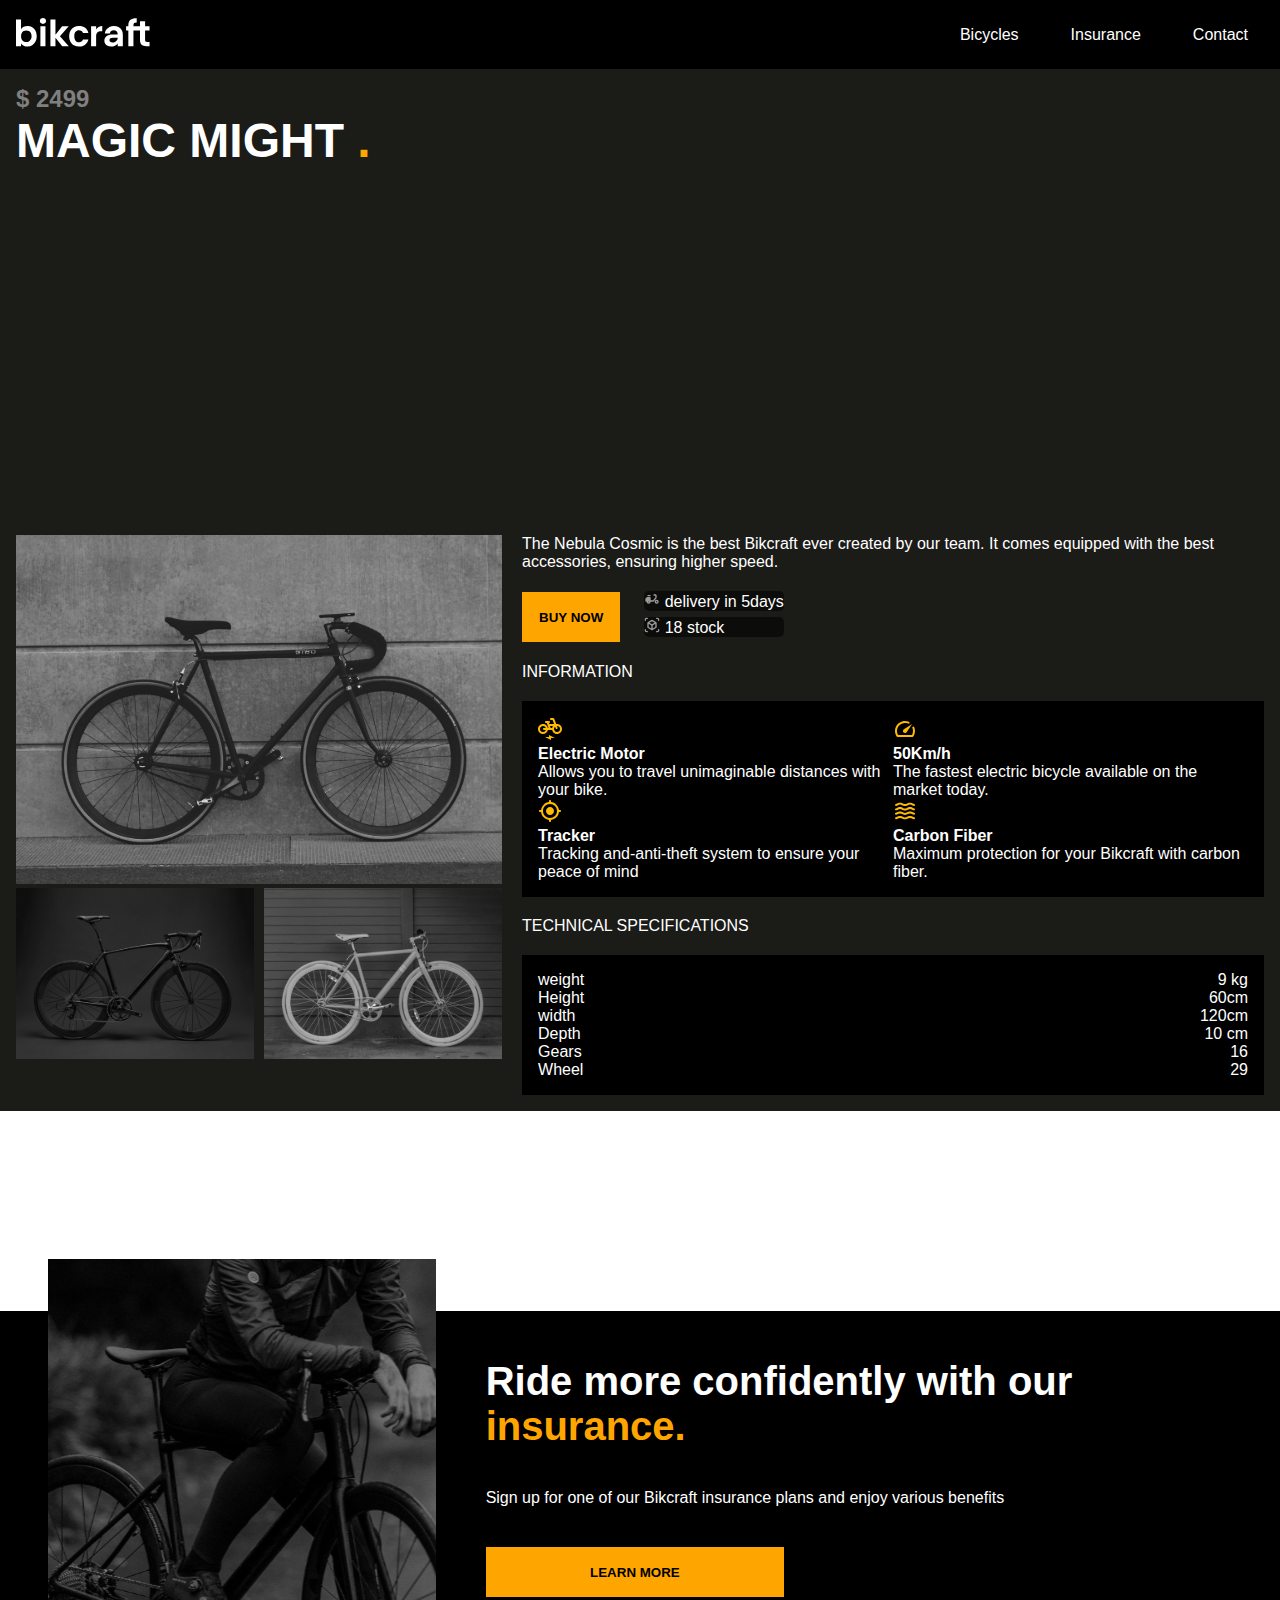
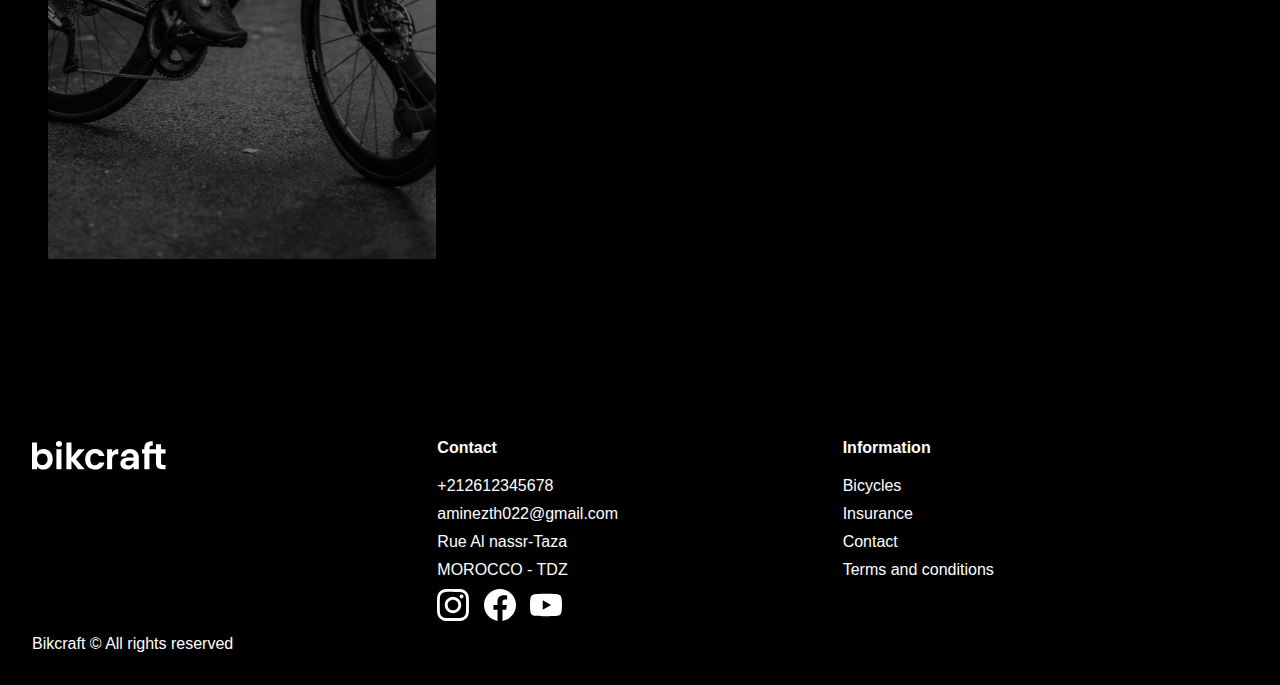
<file: product/magic.html>
<!DOCTYPE html>
<html lang="en">
<head>
    <meta charset="UTF-8">
    <meta name="viewport" content="width=device-width, initial-scale=1.0">
    <link rel="stylesheet" href="../style.css">
    <title>Bikecraft</title>
</head>
<body>
    <header>
        <div class="logo">
            <a href="../index.html"><img src="../img/bikcraft 1.svg"></a>
        </div>
        <nav>
            <ul class="navigation">
                <li><a href="../bicycles.html" class="nav-links">Bicycles</a></li>
                <li><a href="../index.html#insurance" class="nav-links">Insurance</a></li>
                <li><a href="../contact.html" class="nav-links">Contact</a></li>
            </ul>
        </nav>
    </header>

    <section class="ContactMain">
        <h4>$ 2499</h4>
        <h1 class="title white">
            Magic Might <span>.</span>
        </h1>
    </section>
    <section class="product">
        <div class="images">
            <div class="mainImage">
                <img src="../img/bicicleta2.svg">
            </div>
            <div class="flexingImage">
                <img src="../img/bicicleta1 1.svg" onclick="location.href='nimbus.html'">
                <img src="../img/bicicleta3.svg" onclick="location.href='nebula.html'">
            </div>
        </div>
        <div class="content">
            <p>
                The Nebula Cosmic is the best Bikcraft ever created by our team. It comes equipped with the best accessories, ensuring higher speed.
            </p>
            <div class="btnFlex">
                <button class="btn" onclick="location.href='../buy.html'">
                    Buy Now 
                </button>
                <div>
                    <span> <img src="../img/entrega.svg" >  delivery in 5days </span>
                <span>
                    <img src="../img/estoque.svg" >   18 stock</span>
                </div>
            </div>

            <p>INFORMATION</p>
            <div class="flexing2">
                <div>
                    <p>
                        <img src="../img/eletrica.svg"><br>
                        <strong>Electric Motor</strong><br>
                        Allows you to travel unimaginable distances with your bike.
                    </p>
                </div>
                <div>
                    <p>
                        <img src="../img/velocidade.svg" ><br>
                        <strong>50Km/h</strong><br>
                        The fastest electric bicycle available on the market today.
                    </p>
                </div>
                <div>
                    <p>
                        <img src="../img/rastreador.svg" ><br>
                        <strong>Tracker</strong><br>
                        Tracking and-anti-theft system to ensure your peace of mind
                    </p>
                </div>
                <div>
                    <p>
                        <img src="../img/carbono.svg"><br>
                        <strong>Carbon Fiber</strong><br>
                        Maximum protection for your Bikcraft with carbon fiber.
                    </p>
                </div>
            </div>

            <p>
                TECHNICAL SPECIFICATIONS
            </p>

            <div class="tachnic">
                <div class="technicflex">
                    <p>weight</p>
                    <p>9 kg</p>
                </div>
                <div class="technicflex">
                    <p>Height</p>
                    <p>60cm</p>
                </div>
                <div class="technicflex">
                    <p>width</p>
                    <p>120cm</p>
                </div>
                <div class="technicflex">
                    <p>Depth</p>
                    <p>10 cm</p>
                </div>
                <div class="technicflex">
                    <p>Gears</p>
                    <p>16</p>
                </div>
                <div class="technicflex">
                    <p>Wheel</p>
                    <p>29</p>
                </div>
            </div>
        </div>

    </section>

    <section class="more">
        <div class="MoreImg">
            
        </div>
        <div class="content">
            <h1 class="title">
                Ride more confidently with our <span>insurance.</span>
            </h1>
            <p>
                Sign up for one of our Bikcraft insurance plans and enjoy various benefits
            </p>
            <button onclick="location.href='#'" class="btn"> Learn More</button>
        </div>
    </section>





    <footer>
        <div class="footer-start">
            <div class="logo">
                <img src="../img/bikcraft 1.svg">
            </div>
        </div>
        <div class="footer-midle">
            <h4>
                Contact
            </h4>
            <ul>
                <li>+212612345678</li>
                <li>aminezth022@gmail.com</li>
                <li><p>Rue Al nassr-Taza</p></li>
                <li>MOROCCO - TDZ</li>
                <li><p><img src="../img/instagram.svg">      <img src="../img/facebook.svg">        <img src="../img/youtube.svg"></p></li>
            </ul>
        </div>
        <div class="end-footer">
            <h4>
                Information
            </h4>
            <ul>
            <li>Bicycles</li>
            <li>Insurance</li>
            <li>Contact</li>
            <li>Terms and conditions</li>
        </ul>
        </div>
        <p>
            Bikcraft &copy; All rights reserved
        </p>
    </footer>
    
</body>
</html>
</file>
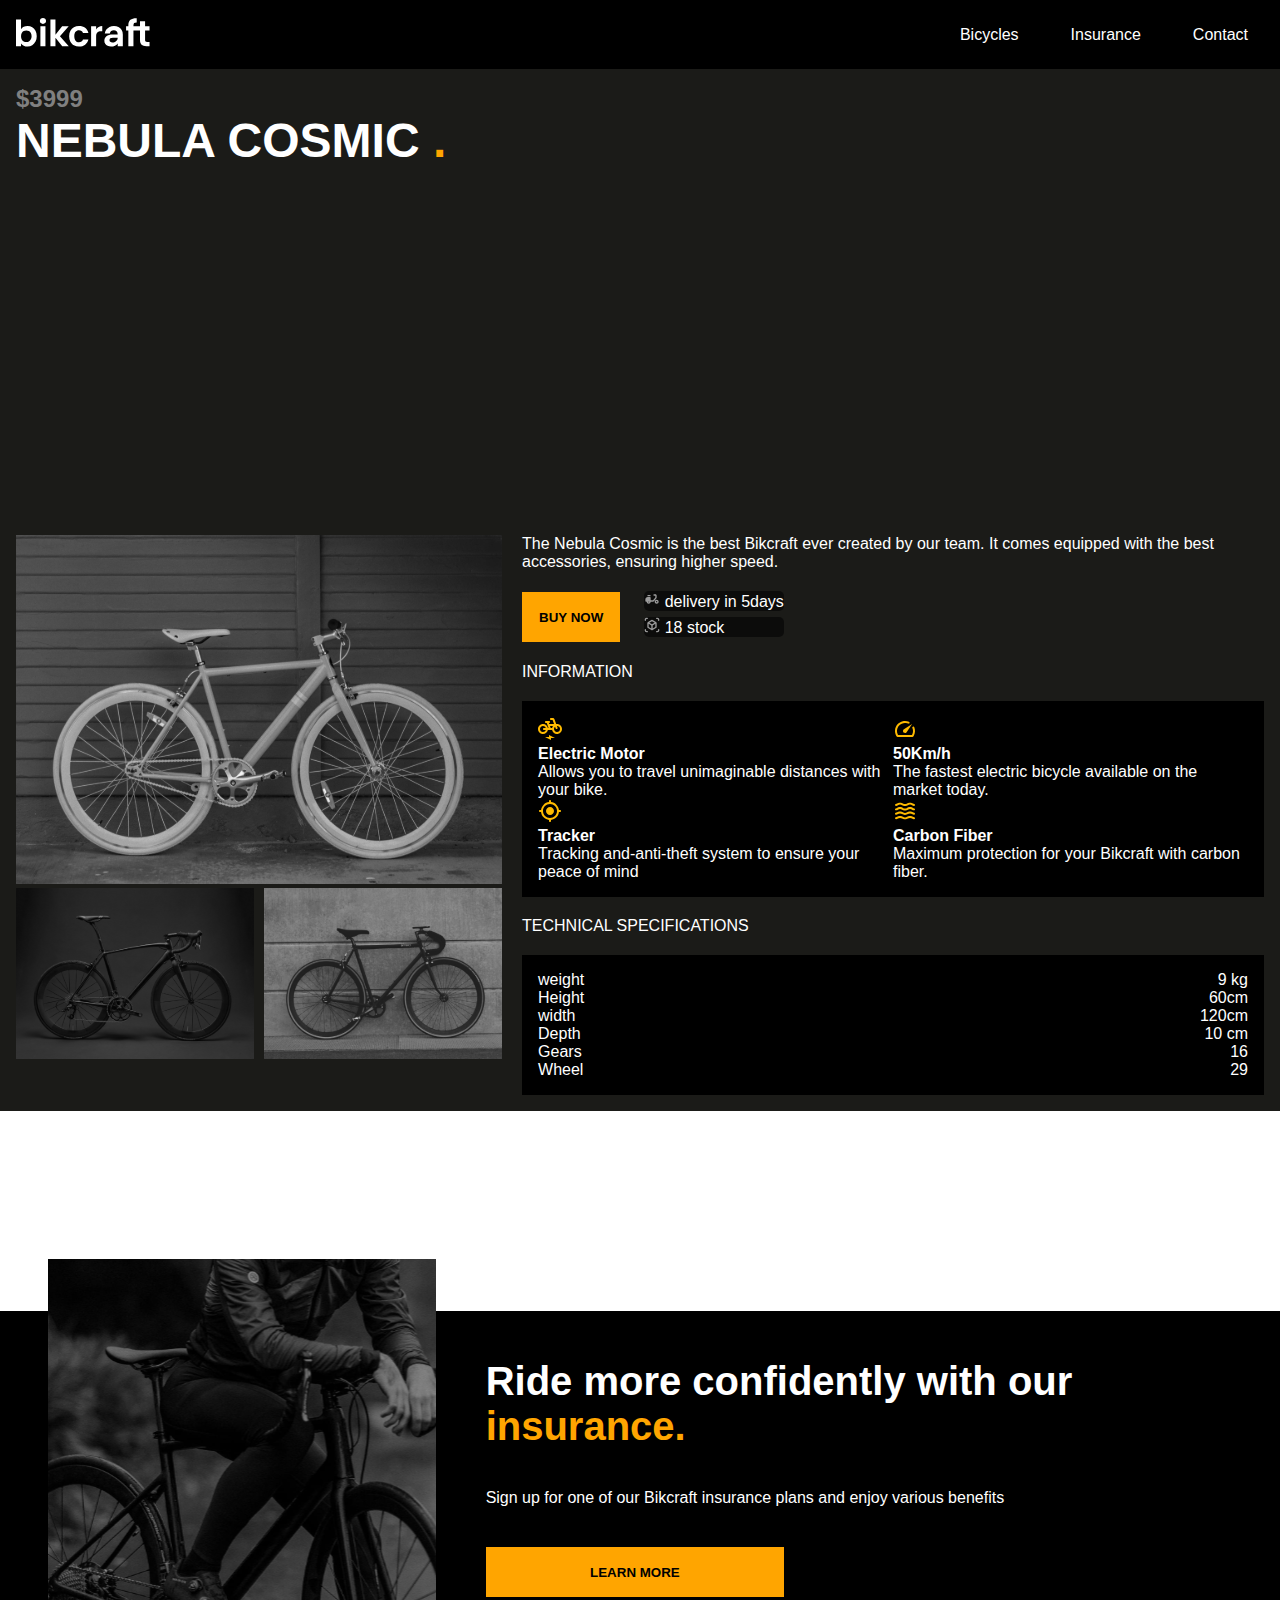
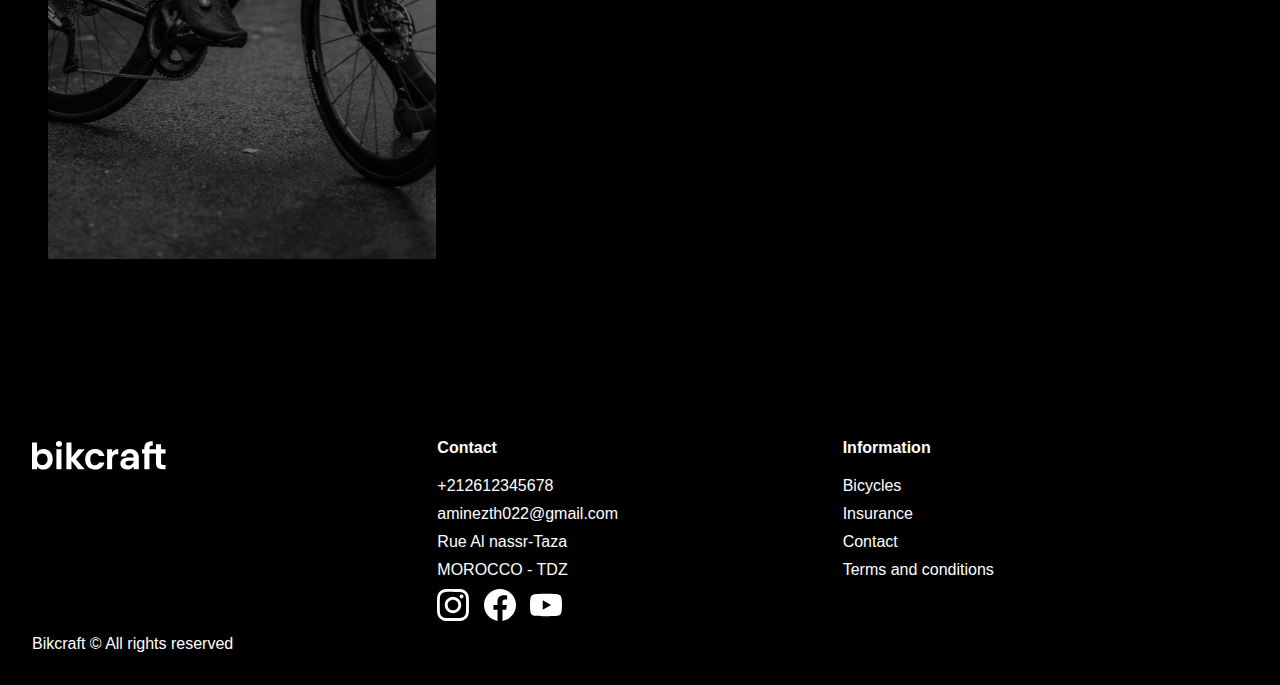
<file: product/nebula.html>
<!DOCTYPE html>
<html lang="en">
<head>
    <meta charset="UTF-8">
    <meta name="viewport" content="width=device-width, initial-scale=1.0">
    <link rel="stylesheet" href="../style.css">
    <title>Bikecraft</title>
</head>
<body>
    <header>
        <div class="logo">
            <a href="../index.html"><img src="../img/bikcraft 1.svg"></a>
        </div>
        <nav>
            <ul class="navigation">
                <li><a href="../bicycles.html" class="nav-links">Bicycles</a></li>
                <li><a href="../index.html#insurance" class="nav-links">Insurance</a></li>
                <li><a href="../contact.html" class="nav-links">Contact</a></li>
            </ul>
        </nav>
    </header>

    <section class="ContactMain">
        <h4>$3999</h4>
        <h1 class="title white">
            Nebula Cosmic <span>.</span>
        </h1>
    </section>
    <section class="product">
        <div class="images">
            <img src="../img/bicicleta3.svg">
            <div class="flexingImage">
                <img src="../img/bicicleta1 1.svg" onclick="location.href='nimbus.html'">
                <img src="../img/bicicleta2.svg" onclick="location.href='magic.html'">
            </div>
        </div>
        <div class="content">
            <p>
                The Nebula Cosmic is the best Bikcraft ever created by our team. It comes equipped with the best accessories, ensuring higher speed.
            </p>
            <div class="btnFlex">
                <button class="btn" onclick="location.href='../buy.html'">
                    Buy Now 
                </button>
                <div>
                    <span> <img src="../img/entrega.svg" >  delivery in 5days </span>
                <span>
                    <img src="../img/estoque.svg" >   18 stock</span>
                </div>
            </div>

            <p>INFORMATION</p>
            <div class="flexing2">
                <div>
                    <p>
                        <img src="../img/eletrica.svg"><br>
                        <strong>Electric Motor</strong><br>
                        Allows you to travel unimaginable distances with your bike.
                    </p>
                </div>
                <div>
                    <p>
                        <img src="../img/velocidade.svg" ><br>
                        <strong>50Km/h</strong><br>
                        The fastest electric bicycle available on the market today.
                    </p>
                </div>
                <div>
                    <p>
                        <img src="../img/rastreador.svg" ><br>
                        <strong>Tracker</strong><br>
                        Tracking and-anti-theft system to ensure your peace of mind
                    </p>
                </div>
                <div>
                    <p>
                        <img src="../img/carbono.svg"><br>
                        <strong>Carbon Fiber</strong><br>
                        Maximum protection for your Bikcraft with carbon fiber.
                    </p>
                </div>
            </div>

            <p>
                TECHNICAL SPECIFICATIONS
            </p>

            <div class="tachnic">
                <div class="technicflex">
                    <p>weight</p>
                    <p>9 kg</p>
                </div>
                <div class="technicflex">
                    <p>Height</p>
                    <p>60cm</p>
                </div>
                <div class="technicflex">
                    <p>width</p>
                    <p>120cm</p>
                </div>
                <div class="technicflex">
                    <p>Depth</p>
                    <p>10 cm</p>
                </div>
                <div class="technicflex">
                    <p>Gears</p>
                    <p>16</p>
                </div>
                <div class="technicflex">
                    <p>Wheel</p>
                    <p>29</p>
                </div>
            </div>
        </div>

    </section>

    <section class="more">
        <div class="MoreImg">
            
        </div>
        <div class="content">
            <h1 class="title">
                Ride more confidently with our <span>insurance.</span>
            </h1>
            <p>
                Sign up for one of our Bikcraft insurance plans and enjoy various benefits
            </p>
            <button onclick="location.href='#'" class="btn"> Learn More</button>
        </div>
    </section>





    <footer>
        <div class="footer-start">
            <div class="logo">
                <img src="../img/bikcraft 1.svg">
            </div>
        </div>
        <div class="footer-midle">
            <h4>
                Contact
            </h4>
            <ul>
                <li>+212612345678</li>
                <li>aminezth022@gmail.com</li>
                <li><p>Rue Al nassr-Taza</p></li>
                <li>MOROCCO - TDZ</li>
                <li><p><img src="../img/instagram.svg">      <img src="../img/facebook.svg">        <img src="../img/youtube.svg"></p></li>
            </ul>
        </div>
        <div class="end-footer">
            <h4>
                Information
            </h4>
            <ul>
            <li>Bicycles</li>
            <li>Insurance</li>
            <li>Contact</li>
            <li>Terms and conditions</li>
        </ul>
        </div>
        <p>
            Bikcraft &copy; All rights reserved
        </p>
    </footer>
    
</body>
</html>
</file>
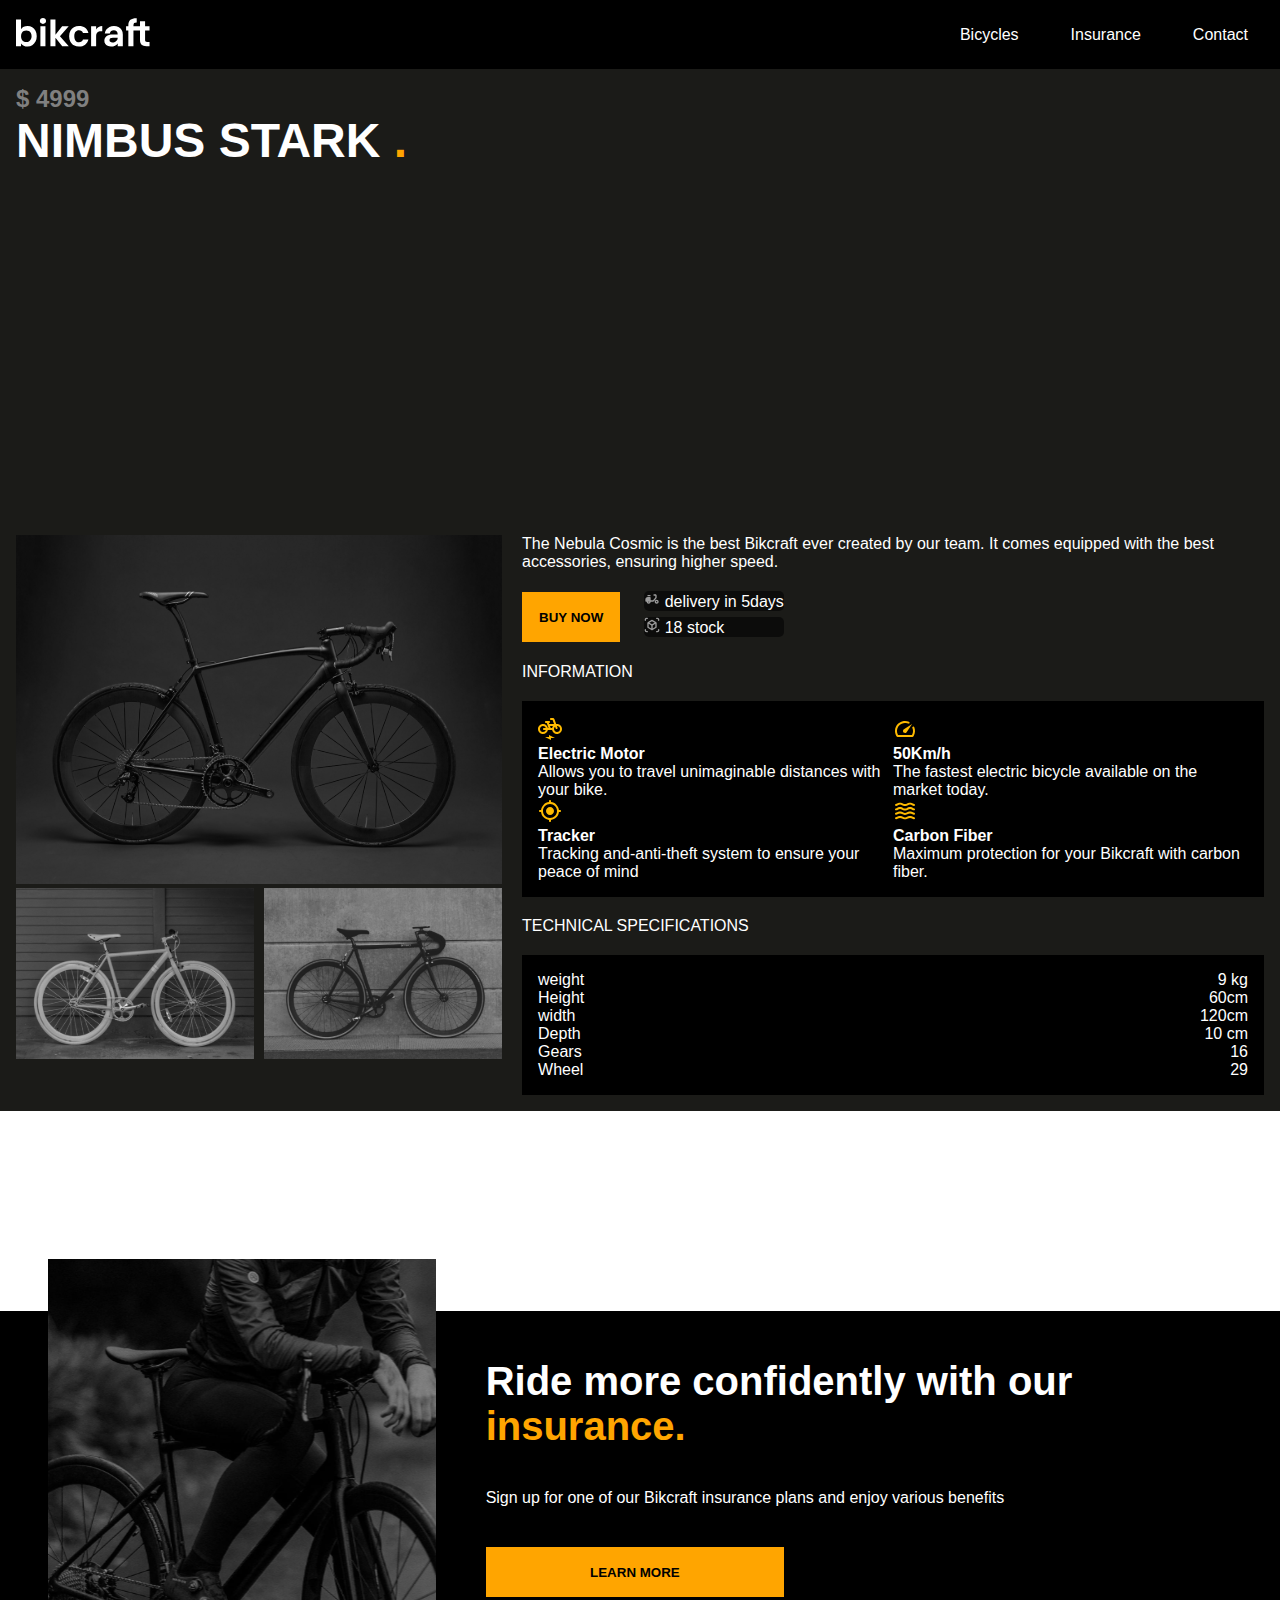
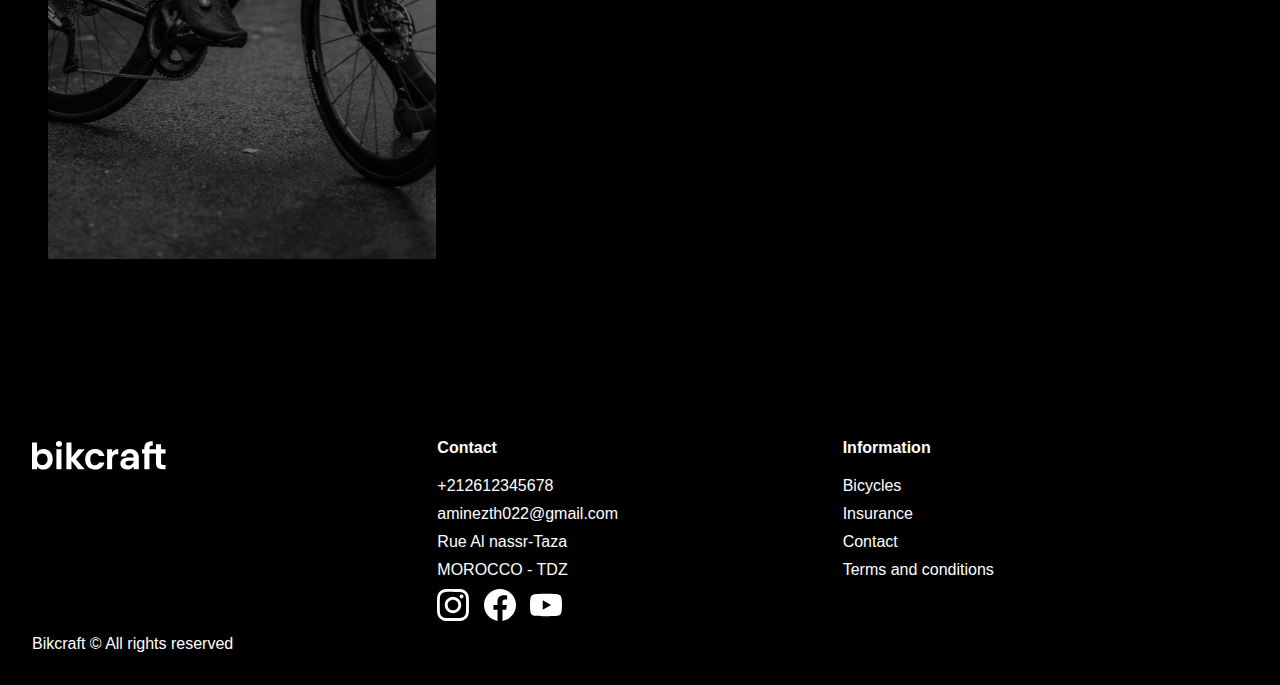
<file: product/nimbus.html>
<!DOCTYPE html>
<html lang="en">
<head>
    <meta charset="UTF-8">
    <meta name="viewport" content="width=device-width, initial-scale=1.0">
    <link rel="stylesheet" href="../style.css">
    <title>Bikecraft</title>
</head>
<body>
    <header>
        <div class="logo">
            <a href="../index.html"><img src="../img/bikcraft 1.svg"></a>
        </div>
        <nav>
            <ul class="navigation">
                <li><a href="../bicycles.html" class="nav-links">Bicycles</a></li>
                <li><a href="../index.html#insurance" class="nav-links">Insurance</a></li>
                <li><a href="../contact.html" class="nav-links">Contact</a></li>
            </ul>
        </nav>
    </header>

    <section class="ContactMain">
        <h4>$ 4999</h4>
        <h1 class="title white">
            Nimbus Stark <span>.</span>
        </h1>
    </section>
    <section class="product">
        <div class="images">
            <img src="../img/bicicleta1 1.svg">
            <div class="flexingImage">
                <img src="../img/bicicleta3.svg" onclick="location.href='nebula.html'">                
                <img src="../img/bicicleta2.svg" onclick="location.href='magic.html'">
            </div>
        </div>
        <div class="content">
            <p>
                The Nebula Cosmic is the best Bikcraft ever created by our team. It comes equipped with the best accessories, ensuring higher speed.
            </p>
            <div class="btnFlex">
                <button class="btn" onclick="location.href='../buy.html'">
                    Buy Now 
                </button>
                <div>
                    <span> <img src="../img/entrega.svg" >  delivery in 5days </span>
                <span>
                    <img src="../img/estoque.svg" >   18 stock</span>
                </div>
            </div>

            <p>INFORMATION</p>
            <div class="flexing2">
                <div>
                    <p>
                        <img src="../img/eletrica.svg"><br>
                        <strong>Electric Motor</strong><br>
                        Allows you to travel unimaginable distances with your bike.
                    </p>
                </div>
                <div>
                    <p>
                        <img src="../img/velocidade.svg" ><br>
                        <strong>50Km/h</strong><br>
                        The fastest electric bicycle available on the market today.
                    </p>
                </div>
                <div>
                    <p>
                        <img src="../img/rastreador.svg" ><br>
                        <strong>Tracker</strong><br>
                        Tracking and-anti-theft system to ensure your peace of mind
                    </p>
                </div>
                <div>
                    <p>
                        <img src="../img/carbono.svg"><br>
                        <strong>Carbon Fiber</strong><br>
                        Maximum protection for your Bikcraft with carbon fiber.
                    </p>
                </div>
            </div>

            <p>
                TECHNICAL SPECIFICATIONS
            </p>

            <div class="tachnic">
                <div class="technicflex">
                    <p>weight</p>
                    <p>9 kg</p>
                </div>
                <div class="technicflex">
                    <p>Height</p>
                    <p>60cm</p>
                </div>
                <div class="technicflex">
                    <p>width</p>
                    <p>120cm</p>
                </div>
                <div class="technicflex">
                    <p>Depth</p>
                    <p>10 cm</p>
                </div>
                <div class="technicflex">
                    <p>Gears</p>
                    <p>16</p>
                </div>
                <div class="technicflex">
                    <p>Wheel</p>
                    <p>29</p>
                </div>
            </div>
        </div>

    </section>

    <section class="more">
        <div class="MoreImg">
            
        </div>
        <div class="content">
            <h1 class="title">
                Ride more confidently with our <span>insurance.</span>
            </h1>
            <p>
                Sign up for one of our Bikcraft insurance plans and enjoy various benefits
            </p>
            <button onclick="location.href='#'" class="btn"> Learn More</button>
        </div>
    </section>





    <footer>
        <div class="footer-start">
            <div class="logo">
                <img src="../img/bikcraft 1.svg">
            </div>
        </div>
        <div class="footer-midle">
            <h4>
                Contact
            </h4>
            <ul>
                <li>+212612345678</li>
                <li>aminezth022@gmail.com</li>
                <li><p>Rue Al nassr-Taza</p></li>
                <li>MOROCCO - TDZ</li>
                <li><p><img src="../img/instagram.svg">      <img src="../img/facebook.svg">        <img src="../img/youtube.svg"></p></li>
            </ul>
        </div>
        <div class="end-footer">
            <h4>
                Information
            </h4>
            <ul>
            <li>Bicycles</li>
            <li>Insurance</li>
            <li>Contact</li>
            <li>Terms and conditions</li>
        </ul>
        </div>
        <p>
            Bikcraft &copy; All rights reserved
        </p>
    </footer>
    
</body>
</html>
</file>
<file: style.css>
*{
    margin: 0;
    padding: 0;
    box-sizing: border-box;
    font-family: Arial, Helvetica, sans-serif;
    scroll-behavior: smooth;
}


header {
    display: flex;
    justify-content: space-between;
    align-items: center;
    background-color: black;
    padding: 1rem;
    position: relative;
}
header .logo a{
    text-decoration: none;
    color: white;
    font-size: 1.3rem;
    font-weight: bold;
    text-transform: uppercase;
}

header .navigation {
    list-style: none;
    display: flex;
    gap: 20px;
}

header .navigation .nav-links {
    text-decoration: none;
    color: white;
    padding: 1rem;
}

.icons {
    color: white;
    display: none;
    font-size: 2rem;
    cursor: pointer;
}

.main{
    background-color: black;
    display: grid;
    grid-template-columns: repeat(2, 1fr);
    padding: 2rem;
}

.main .left{
    color: white;
    flex-direction: column;
    display: flex;
    justify-content: center;
}

.title{
    font-size: 3rem;
    text-transform: uppercase;
}

.main p{
    font-size: 1.5rem;
    color: gray;
}

.main a{
    text-decoration: none;
    color: black;
    background-color: orange;
    text-align: center;
    padding: 1rem;
    margin: 10px 0;
    width: 30%;
    border-radius: 4px;
}

.title span{
    color: orange;
    border-radius: 50%;
}

.main img{
    position: relative;
    width: 100%;
    top: 100px;
}

.products{
    padding: 100px 20px;
}

.products .cards{
    gap: 20px;
    display: grid;
    grid-template-columns: repeat(3, 1fr);
}

.products .cards img{
    width: 100%;
}

.products .cards h4 span{
    background-color: rgb(255, 166, 0);
    display: inline-block;
    width: 10px;
    height: 5px;
}

.about{
    background-color: black;
    color: white;
    display: grid;
    grid-template-columns: repeat(2, 1fr);
    padding: 2rem;
    height: 150vh;
}

.content-img{
    width: 100%;
    position: relative;
    top: -100px;
    border-radius: 5px;
}

.about .content{
    display: flex;
    flex-direction: column;
    justify-content: center;
}

.about .content a{
    color: Orange;
    display: inline-block;
    text-transform: uppercase;
    font-size: 1.5rem;
    margin: 20px 0 100px 0;
}

.about .content .inside-content p{
    text-align: right;
    color: gray;
}

.inside-content{
    display: grid;
    grid-template-columns: repeat(2, 1fr);
}

.partners{
    padding: 100px 2rem;
}

.partners .partners-img{
    display: grid;
    grid-template-columns: repeat(4, 1fr);
    gap: 30px;
}

.partners .partners-img img{
    width: 80%;
}

.partners-content {
    display: flex;
    width: 100%;
    height: 50vh;
    margin-top: 200px ;
}
.image-section {
    flex: 1;
    background: url('img/depoimento.svg') no-repeat center center/cover;
    filter: grayscale(100%);
    display: flex;
    align-items: center;
    justify-content: center;
}
.text-section {
    flex: 1;
    background: #FFC107;
    display: flex;
    align-items: center;
    justify-content: center;
    padding: 40px;
}
.testimonial {
    max-width: 500px;
    font-size: 20px;
    font-style: italic;
    color: #000;
}
.testimonial span {
    display: block;
    margin-top: 20px;
    font-style: normal;
    font-weight: bold;
    color: rgba(116, 75, 0, 0.735);
}

.text-image{
    position: relative;
    top: 80px;
    left: 20px;
}

.insurance{
    background-color: #1b1b18;
    color: white;
    padding: 2rem;
}

.insurance .price-cards{
    display: flex;
    justify-content: space-around;
    gap: 40px;
    align-items: center;
}

.insurance .price-cards .price-card{
    background-color: black;
    border-radius: 5px;
    display: flex;
    flex-direction: column;
    padding: 2rem;
    height: fit-content;
    width: 40%;
}

.insurance .price-cards .price-card .header{
    display: flex;
    justify-content: space-between;
    margin-bottom:20px ;
}


.insurance .price-cards .price-card .header .gold{
    color: orange;
}

.insurance .price-cards .price-card .header h2 span{
    position: relative;
    top: 15px;
    right: 45px;
    color: gray;
    font-size: xx-small;
}

.insurance .price-cards .price-card p{
    margin-bottom: 10px;
}

.insurance .price-cards .price-card .btn{
    color: black;
    text-decoration: none;
    background-color: gray;
    padding: 1rem;
    display: inline-block;
    position: inherit;
    text-transform: uppercase;
    border-radius: 7px;
}

.insurance .price-cards .price-card  .golden {
    background-color: rgb(225, 167, 59);
}

footer{
    background-color: black;
    display: grid;
    grid-template-columns: repeat(3, 1fr);
    color: white;
    padding: 2rem;
}

footer h4{
    margin-bottom: 20px;
}

footer ul{
    list-style: none;
}

footer ul li {
    margin-bottom: 10px ;
}

footer ul li p img{
    margin-right: 10px ;
}

.ContactMain{
    background-color: #1b1b18;
    height: 50dvh;
    padding: 1rem;
}

.ContactMain h4{
    font-size: 1.5rem;
    color: gray;
    font-family: 'Trebuchet MS', 'Lucida Sans Unicode', 'Lucida Grande', 'Lucida Sans', Arial, sans-serif;
    text-transform: uppercase;
}

.centralize{
    display: flex;
    justify-content: center;
}

.ContactMain .Contact{
    margin: 0 auto;
    position: relative;
    color: white;
    display: flex;
    width: 80%;
}

.ContactMain .Contact .Content{
    background-color: black;
    width: 40%;
    display: flex;
    flex-direction: column;
    gap: 35px;
    padding: 2rem;
    border-top-left-radius: 10px;
    border-bottom-left-radius: 10px;
}

.ContactMain .Contact .Content > img{
    width: 15%;
}

.ContactMain .Contact form{
    padding: 1rem;
    background-color: white;
    color: black;
    display: flex;
    flex-direction: column;
    width: 60%;
    gap: 10px;
    border-top-right-radius: 10px;
    border-bottom-right-radius: 10px;
}

.ContactMain .Contact form .flexing{
    display: flex;
    gap: 40px;
    width: 600px;
}

.ContactMain .Contact form  select{
    width: 100%;
    padding: 1rem;
    border: 1px solid transparent;
    background-color: rgba(211, 211, 211, 0.342);  
}

.ContactMain .Contact form .flexing > div{
    width: 260px;
}


.ContactMain .Contact form input{
    width: 100%;
    padding: 1rem;
    border: 1px solid transparent;
    background-color: rgba(211, 211, 211, 0.342);  
}

.ContactMain .Contact form textarea{
    height: 130px ;
}

.ContactMain .Contact form .flexBtn{
    display: flex;
    justify-content: space-between;
}
.ContactMain .Contact form .btn{
    background-color: orange;
    outline: none;
    border: 1px solid transparent;
    width: 40%;
    padding: 1rem;
    text-transform: uppercase;
    font-weight: bold;
}

.localisation{
    background-color: aliceblue;
    padding: 300px 2rem 2rem 2rem;
}

.localisation .title1{
    font-size: 3rem;
}

.localisation .title1 span{
    color: orange;
}

.localisation .Cards{
    display: grid;
    grid-template-columns: repeat(2, 1fr);
    gap: 30px;
}

.localisation .Cards .card{
    background-color: white;
    
}

.localisation .Cards .card .content{
    display: flex;
    flex-direction:column;
    gap: 40px;
    padding: 1rem 1rem 0 1rem;
}

.localisation .Cards .card .content > div{
    display: flex;
    justify-content: space-around;
}

.localisation .Cards .card .content > div > div{
    border-left: 1px solid black;
    padding-left: 30px;
}

.map{
    width: 100%;
}

.Bickes{
    padding: 3rem;
}

.Bickes .bike {
    display: flex;
    height: 400px;
    align-items: center;
    position: relative;
    width: 80%;
    margin-left: 180px;
}

.Bickes .bike span{
    color: white;
}

.black{
    background-color: black;
    color: white;
}

.Bickes .bike .Imagediv{
    width: 600px;
    height: 300px;
    position: relative;
    display: flex;
    justify-content: end;
    padding: 1rem;
    left: -200px;
}

.Bickes .bike .Imagediv.nimbus{
    background: url(img/bicicleta1\ 1.svg) no-repeat ;
    background-position: center;
    background-size: cover;
}
.Bickes .bike .Imagediv.magic{
    background: url(img/bicicleta2.svg) no-repeat ;
    background-position: center;
    background-size: cover;
}
.Bickes .bike .Imagediv.nebula{
    background: url(img/bicicleta3.svg) no-repeat ;
    background-position: center;
    background-size: cover;
}

.Bickes .bike .Imagediv span{
    background-color: black;
    border-radius: 5px;
    height: fit-content;
    padding: 0.4rem;
}

.Bikecontent{
    position: inherit;
    left: -100px;
    display: flex;
    flex-direction: column;
    gap: 40px;
}

.Bikecontent h4{
    font-size: 2rem;
}

.Bikecontent h4 span{
    background-color: orange;
    display: inline-block;
    width: 20px;
    height: 10px;
}

.Bickes .flexing{
    display: flex;
    justify-content: space-between;
    align-items: end;
}

.btn{
    background-color: orange;
    outline: none;
    border: 1px solid transparent;
    padding: 1rem;
    text-transform: uppercase;
    height: 50px;
    font-weight: bold;
}

.product{
    display: flex;
    gap: 20px;
    padding: 1rem;
    background-color: #1b1b18;
    color: white;
}

.product .images{
    width: 50%;
}

.product .images img{
    width: 100%;
}

.product .images .flexingImage{
    display: grid;
    grid-template-columns: repeat(2, 1fr);
    gap:10px;
}

.product .content{
    display: flex;
    flex-direction: column;
    gap: 20px;
}

.white{
    color: white;
}

.btnFlex{
    display: flex;
    align-items: center;
    gap: 24px;
}

.btnFlex span{
    background-color: rgba(0, 0, 0, 0.537);
    border-radius: 5px;
    margin-bottom: 6px;
}

.btnFlex > div{
    display: flex;
    flex-direction: column;
}

.product .flexing2{
    display: grid;
    grid-template-columns: repeat(2, 1fr);
    background-color: black;
    padding: 1rem;
}

.product .tachnic{
    background-color: black;
    padding: 1rem;
}

.product .tachnic > div{
    display: flex;
    justify-content: space-between;
}

.more{
    display: flex;
    background-color: black;
    color: white;
    gap: 50px;
    margin-top: 200px;
    padding:3rem ;
}

.more .title{
    font-size: 2.5rem;
    text-transform: lowercase;
}

.more .title::first-letter{
    text-transform: uppercase;
}

.more .content{
    display: flex;
    flex-direction: column;
    gap: 40px;
}

.more .content .btn{
    width: 40%;
}

.more .MoreImg{
    background: url(img/seguros.svg) no-repeat;
    width: 35%;
    height: 600px;
    background-position: center;
    background-size: cover;
    position: relative;
    top: -100px;
}

.Centralize{
    display: flex;
    justify-content: center;
}

.Centralize .Contact{
    display: flex;
    width: 80%;
    gap: 200px;
    background-color: black;
    position: relative;
    top: -150px;
    border-top-left-radius: 5px;
    border-bottom-left-radius: 5px;
}

.Centralize .Contact h4 span{
    background-color: orange;
    width: 10px;
    height: 5px;
    display: inline-block;
}

.Centralize .Contact .Content{
    color: white;
    padding: 1rem;
}

.Centralize .Contact form{
    background-color: white;
    width: 80%;
    display: flex;
    flex-direction: column;
    gap: 10px;
    padding: 1rem;
    border-top-right-radius: 5px;
    border-bottom-right-radius: 5px;
}

.Centralize .Contact form input{
    width: 98%;
    padding: 1rem;
    border: 1px solid transparent;
    background-color: rgba(211, 211, 211, 0.342);  
}

.Centralize .Contact form .flexing{
    display: flex;
    gap: 40px;
}

.Centralize .Contact form .flexing > div{
    width: 300px;
}

.Centralize .Contact form .flexingbtn{
    display: flex;
    justify-content: space-between;
}

.Centralize .Contact form .flexingbtn .btn{
    width: 30%;
    border-radius: 3px;
}

.big{
    margin-bottom: 200px;
}

@media ( max-width:768px ){
    .main .left .btn{
        width: 100%;
    }
    .main .right{
        display: none;
    }
    .products .cards{
        grid-template-columns: repeat(1, 1fr);
    }
    .about{
        height: fit-content;
    }
    .about .content{
        width: 100% !important;
    }
    .content-img{
        display: none;
    }
    .image-section{
        display: none;
    }
    .price-cards{
        flex-direction: column;
    }
    .price-card{
        width: 100% !important;
    }
    footer{
        grid-template-columns: repeat(2, 1fr);
    }
    
}
@media (max-width: 768px) {
    .product .images .mainImage {
        width: 90%;
        position: absolute;
        top: 180PX;
    }
    .product .images .flexingImage {
        width: 40%;
        position: absolute;
        top: 455px;
    }
    .product .content {
        width: 400%;
    }
    .more .MoreImg {
        display: none;
    }
    header .navigation {
        position: absolute;
        top: 100%;
        left: 0;
        right: 0;
        background-color: black;
        flex-direction: column;
        align-items: center;
        display: none; /* hide by default */
    }

    header .navigation.active {
        display: flex;
    }

    .icons {
        display: block;
    }
}
</file>
